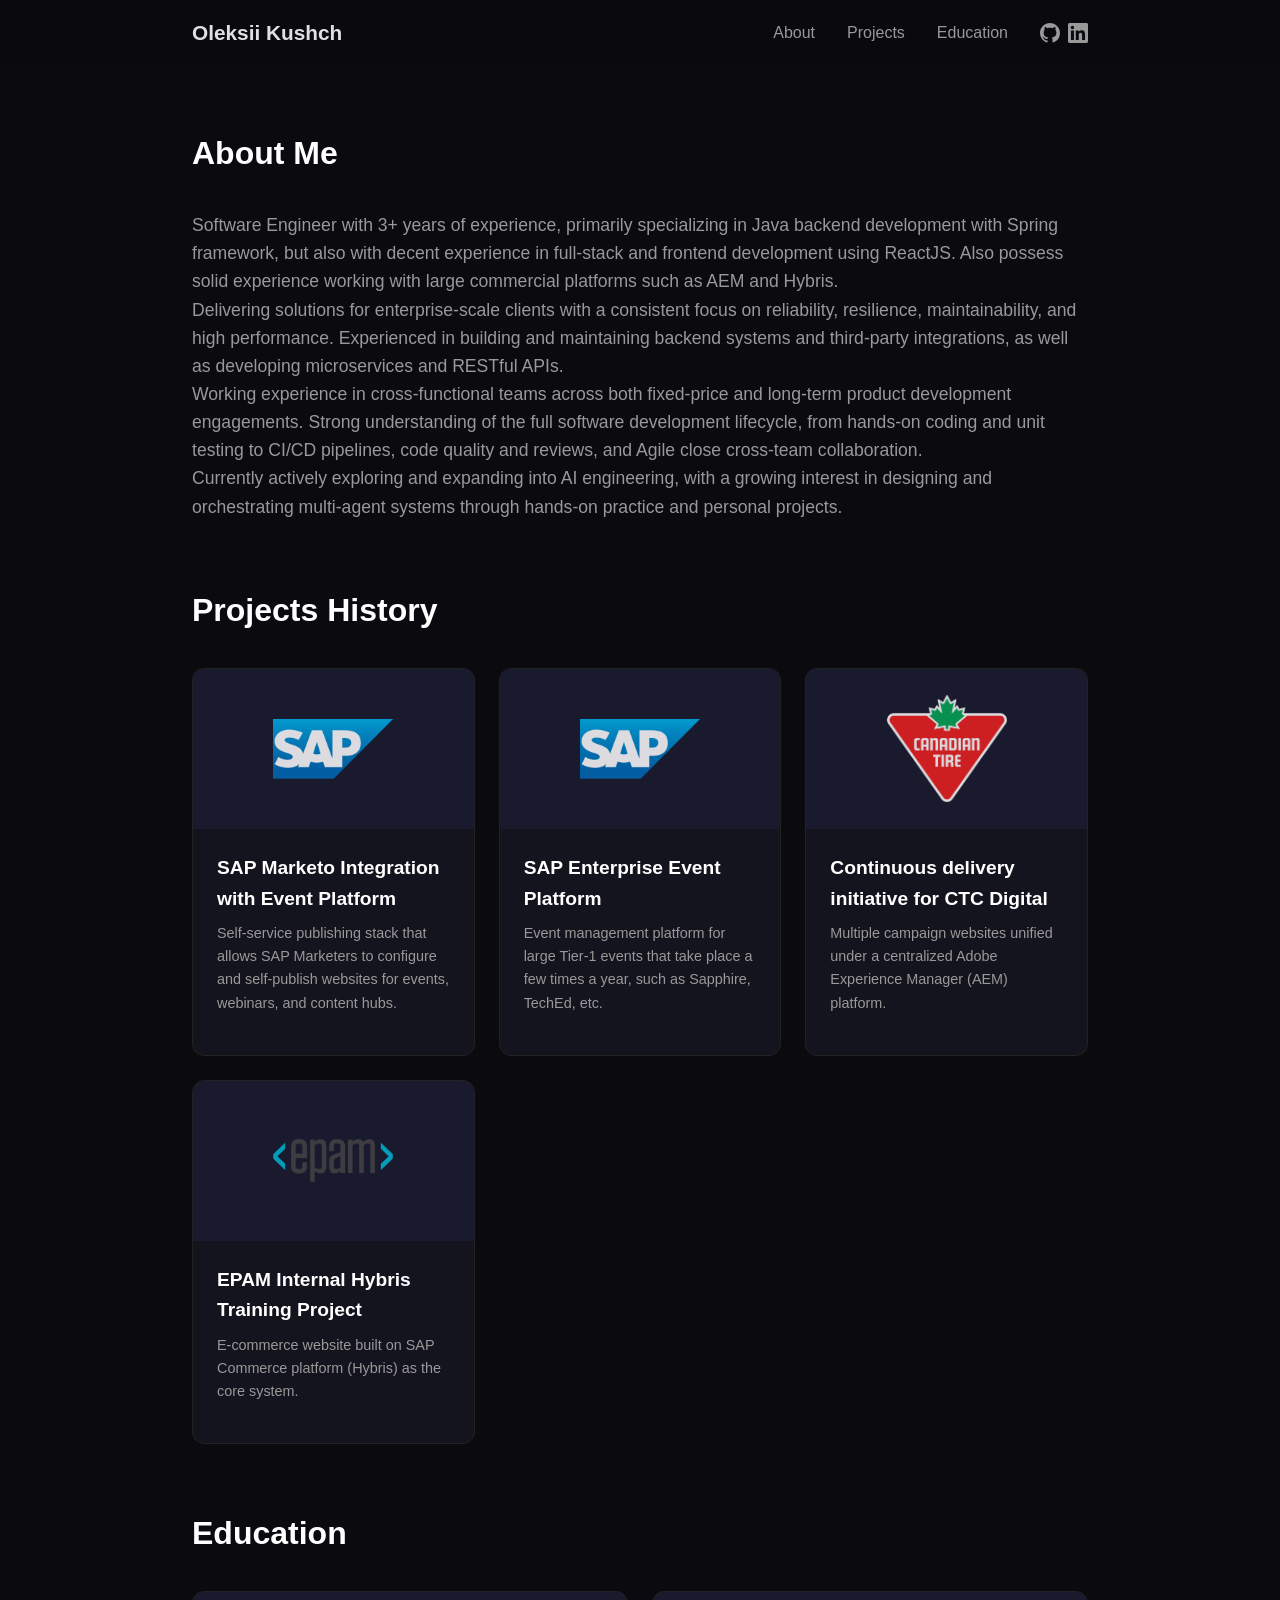
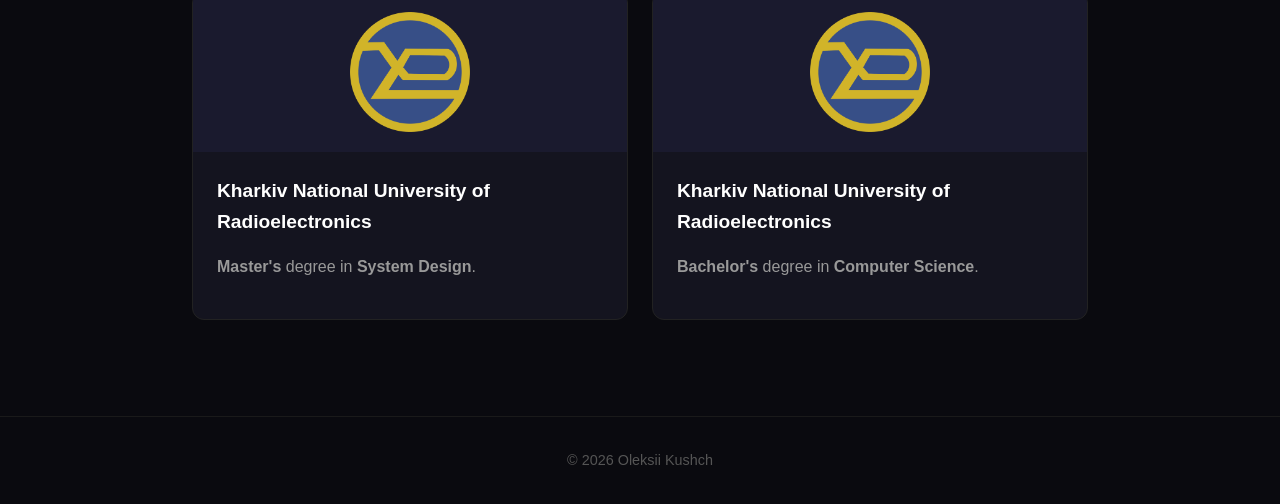
<file: index.html>
<!doctype html>
<html lang="en">
    <head>
        <meta charset="UTF-8" />
        <meta name="viewport" content="width=device-width, initial-scale=1.0" />
        <title>Oleksii Kushch - Portfolio</title>
        <link rel="stylesheet" href="css/style.css" />
    </head>
    <body>
        <header>
            <nav>
                <a href="/" class="logo">Oleksii Kushch</a>
                <ul>
                    <li><a href="#about">About</a></li>
                    <li><a href="#projects">Projects</a></li>
                    <li><a href="#education">Education</a></li>
                    <li class="nav-icons">
                        <a
                            href="https://github.com/OleksiiKushch"
                            target="_blank"
                            rel="noopener"
                            aria-label="GitHub"
                        >
                            <svg width="20" height="20" viewBox="0 0 24 24" fill="currentColor">
                                <path
                                    d="M12 0C5.37 0 0 5.37 0 12c0 5.31 3.435 9.795 8.205 11.385.6.105.825-.255.825-.57 0-.285-.015-1.23-.015-2.235-3.015.555-3.795-.735-4.035-1.41-.135-.345-.72-1.41-1.23-1.695-.42-.225-1.02-.78-.015-.795.945-.015 1.62.87 1.845 1.23 1.08 1.815 2.805 1.305 3.495.99.105-.78.42-1.305.765-1.605-2.67-.3-5.46-1.335-5.46-5.925 0-1.305.465-2.385 1.23-3.225-.12-.3-.54-1.53.12-3.18 0 0 1.005-.315 3.3 1.23.96-.27 1.98-.405 3-.405s2.04.135 3 .405c2.295-1.56 3.3-1.23 3.3-1.23.66 1.65.24 2.88.12 3.18.765.84 1.23 1.905 1.23 3.225 0 4.605-2.805 5.625-5.475 5.925.435.375.81 1.095.81 2.22 0 1.605-.015 2.895-.015 3.3 0 .315.225.69.825.57A12.02 12.02 0 0024 12c0-6.63-5.37-12-12-12z"
                                />
                            </svg>
                        </a>
                        <a
                            href="https://www.linkedin.com/in/oleksii-kushch-2a9b541b9/"
                            target="_blank"
                            rel="noopener"
                            aria-label="LinkedIn"
                        >
                            <svg width="20" height="20" viewBox="0 0 24 24" fill="currentColor">
                                <path
                                    d="M20.447 20.452h-3.554v-5.569c0-1.328-.027-3.037-1.852-3.037-1.853 0-2.136 1.445-2.136 2.939v5.667H9.351V9h3.414v1.561h.046c.477-.9 1.637-1.85 3.37-1.85 3.601 0 4.267 2.37 4.267 5.455v6.286zM5.337 7.433a2.062 2.062 0 01-2.063-2.065 2.064 2.064 0 112.063 2.065zm1.782 13.019H3.555V9h3.564v11.452zM22.225 0H1.771C.792 0 0 .774 0 1.729v20.542C0 23.227.792 24 1.771 24h20.451C23.2 24 24 23.227 24 22.271V1.729C24 .774 23.2 0 22.222 0h.003z"
                                />
                            </svg>
                        </a>
                    </li>
                </ul>
            </nav>
        </header>

        <section id="about">
            <h2>About Me</h2>
            <p>
                Software Engineer with 3+ years of experience, primarily specializing in Java backend
                development with Spring framework, but also with decent experience in full-stack and frontend
                development using ReactJS. Also possess solid experience working with large commercial
                platforms such as AEM and Hybris.
            </p>
            <p>
                Delivering solutions for enterprise-scale clients with a consistent focus on reliability,
                resilience, maintainability, and high performance. Experienced in building and maintaining
                backend systems and third-party integrations, as well as developing microservices and RESTful
                APIs.
            </p>
            <p>
                Working experience in cross-functional teams across both fixed-price and long-term product
                development engagements. Strong understanding of the full software development lifecycle, from
                hands-on coding and unit testing to CI/CD pipelines, code quality and reviews, and Agile close
                cross-team collaboration.
            </p>
            <p>
                Currently actively exploring and expanding into AI engineering, with a growing interest in
                designing and orchestrating multi-agent systems through hands-on practice and personal
                projects.
            </p>
        </section>

        <section id="projects">
            <h2>Projects History</h2>
            <div class="project-grid">
                <a href="projects/SAP-VEP.html" class="project-card">
                    <div class="card-image">
                        <img src="images/sap.png" alt="SAP" class="brand-icon" />
                    </div>
                    <div class="card-body">
                        <h3>SAP Marketo Integration with Event Platform</h3>
                        <p>
                            Self-service publishing stack that allows SAP Marketers to configure and
                            self-publish websites for events, webinars, and content hubs.
                        </p>
                    </div>
                </a>
                <a href="projects/SAP-T1EV.html" class="project-card">
                    <div class="card-image">
                        <img src="images/sap.png" alt="SAP" class="brand-icon" />
                    </div>
                    <div class="card-body">
                        <h3>SAP Enterprise Event Platform</h3>
                        <p>
                            Event management platform for large Tier-1 events that take place a few times a
                            year, such as Sapphire, TechEd, etc.
                        </p>
                    </div>
                </a>
                <a href="projects/CTCO-CDFD.html" class="project-card">
                    <div class="card-image">
                        <img
                            src="images/canadiantire.png"
                            alt="Canadian Tire Corporation"
                            class="brand-icon"
                        />
                    </div>
                    <div class="card-body">
                        <h3>Continuous delivery initiative for CTC Digital</h3>
                        <p>
                            Multiple campaign websites unified under a centralized Adobe Experience Manager
                            (AEM) platform.
                        </p>
                    </div>
                </a>
                <a href="projects/EPM-HYTC.html" class="project-card">
                    <div class="card-image">
                        <img src="images/epam.png" alt="EPAM" class="brand-icon" />
                    </div>
                    <div class="card-body">
                        <h3>EPAM Internal Hybris Training Project</h3>
                        <p>E-commerce website built on SAP Commerce platform (Hybris) as the core system.</p>
                    </div>
                </a>
            </div>
        </section>

        <section id="education">
            <h2>Education</h2>
            <div class="education-grid">
                <a href="education/nure-master-system-design.html" class="education-card">
                    <div class="card-image">
                        <img src="images/nure.png" alt="NURE" class="brand-icon" />
                    </div>
                    <div class="card-body">
                        <div class="card-header">
                            <h3>Kharkiv National University of Radioelectronics</h3>
                        </div>
                        <p><strong>Master's</strong> degree in <strong>System Design</strong>.</p>
                    </div>
                </a>
                <a href="education/nure-bachelor-computer-science.html" class="education-card">
                    <div class="card-image">
                        <img src="images/nure.png" alt="NURE" class="brand-icon" />
                    </div>
                    <div class="card-body">
                        <div class="card-header">
                            <h3>Kharkiv National University of Radioelectronics</h3>
                        </div>
                        <p><strong>Bachelor's</strong> degree in <strong>Computer Science</strong>.</p>
                    </div>
                </a>
            </div>
        </section>

        <footer>
            <p>&copy; 2026 Oleksii Kushch</p>
        </footer>
    </body>
</html>
</file>
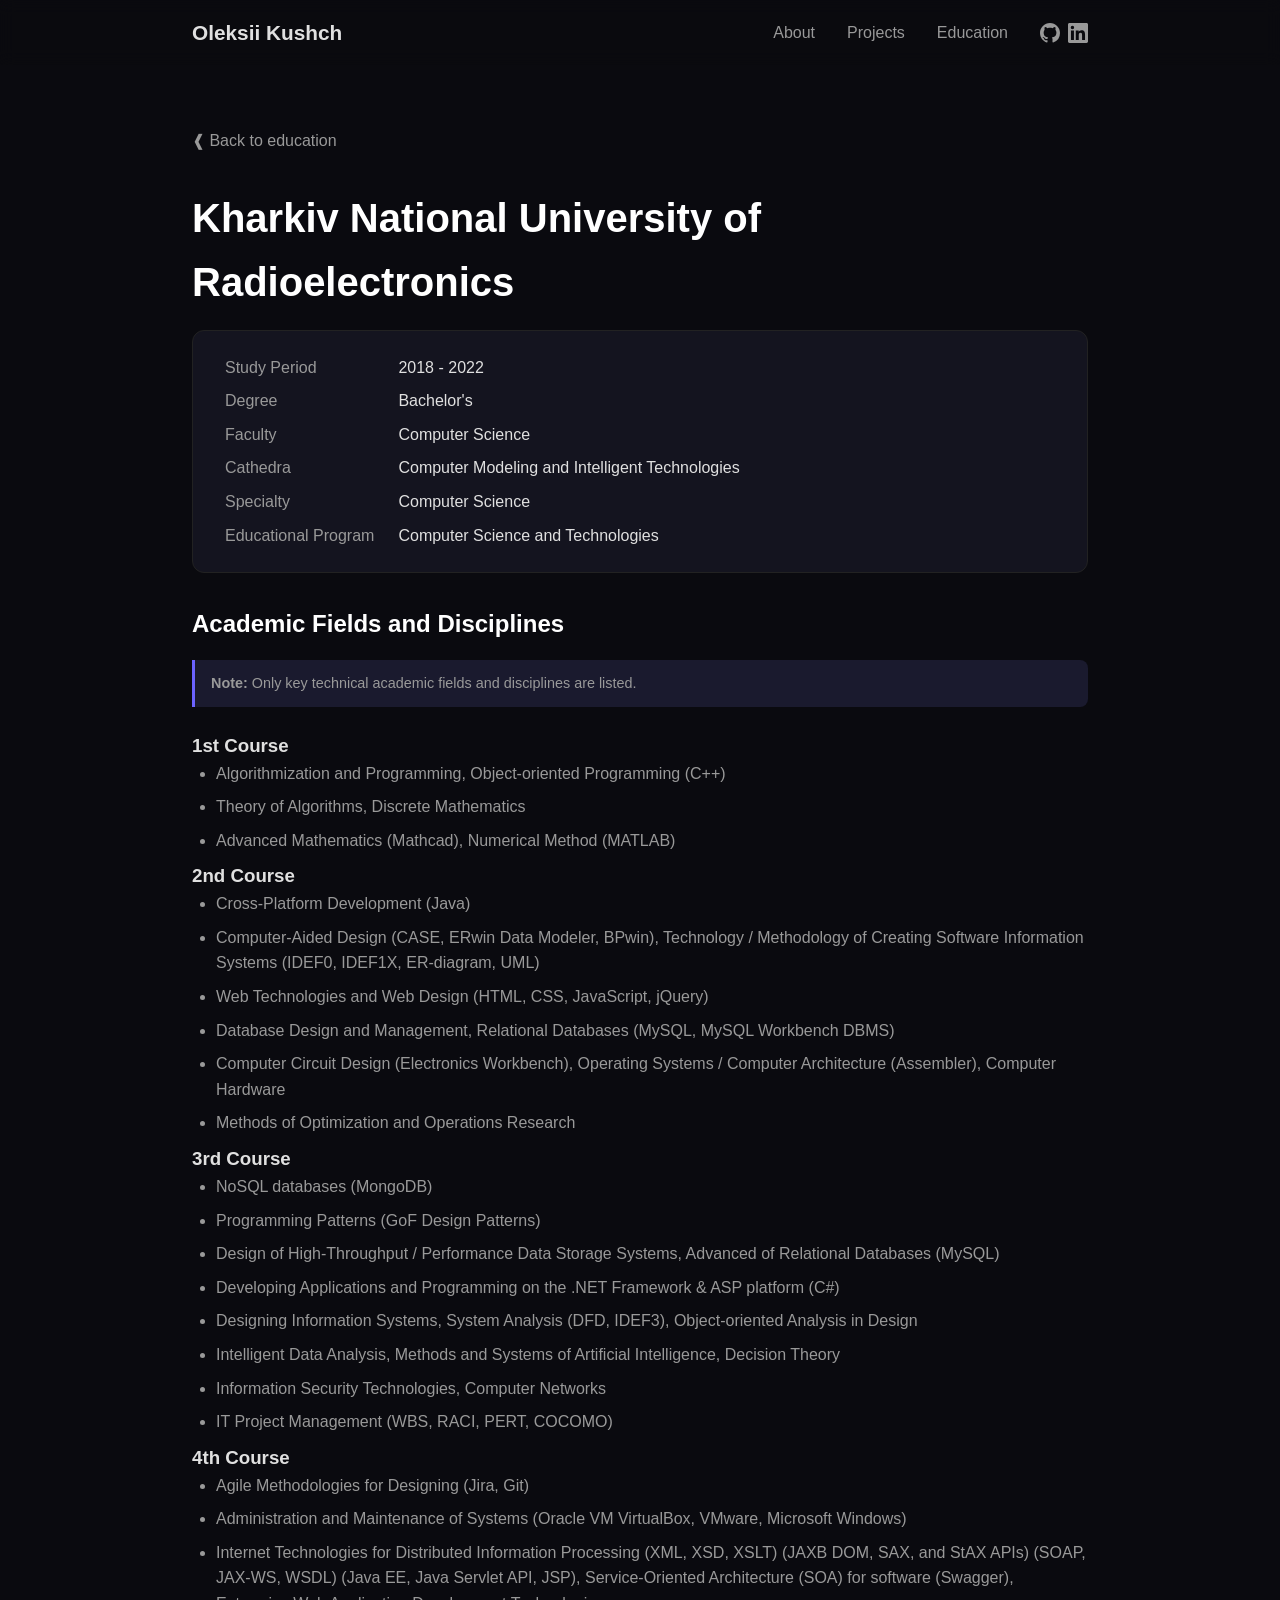
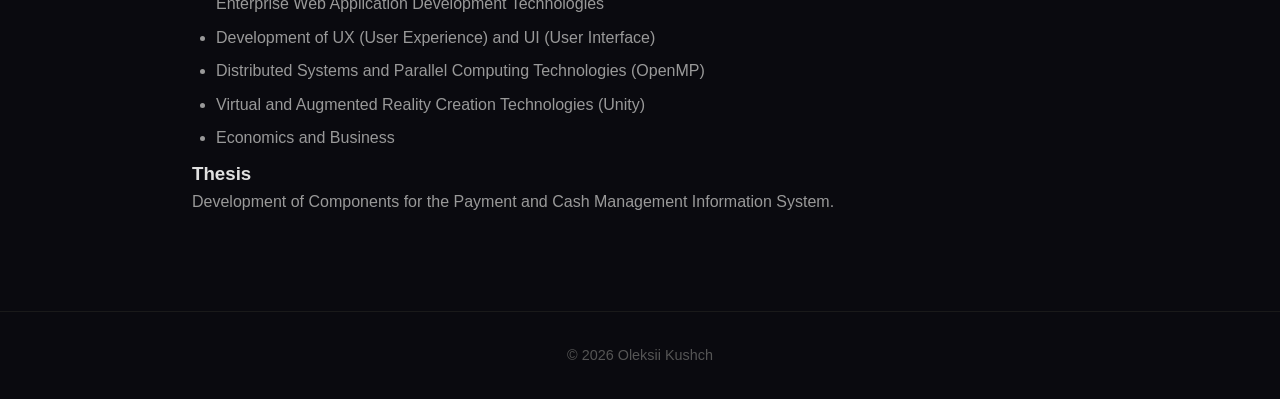
<file: education/nure-bachelor-computer-science.html>
<!doctype html>
<html lang="en">
    <head>
        <meta charset="UTF-8" />
        <meta name="viewport" content="width=device-width, initial-scale=1.0" />
        <title>Kharkiv National University of Radioelectronics - Oleksii Kushch</title>
        <link rel="stylesheet" href="../css/style.css" />
    </head>
    <body>
        <header>
            <nav>
                <a href="../index.html" class="logo">Oleksii Kushch</a>
                <ul>
                    <li><a href="../index.html#about">About</a></li>
                    <li><a href="../index.html#projects">Projects</a></li>
                    <li><a href="../index.html#education">Education</a></li>
                    <li class="nav-icons">
                        <a
                            href="https://github.com/OleksiiKushch"
                            target="_blank"
                            rel="noopener"
                            aria-label="GitHub"
                        >
                            <svg width="20" height="20" viewBox="0 0 24 24" fill="currentColor">
                                <path
                                    d="M12 0C5.37 0 0 5.37 0 12c0 5.31 3.435 9.795 8.205 11.385.6.105.825-.255.825-.57 0-.285-.015-1.23-.015-2.235-3.015.555-3.795-.735-4.035-1.41-.135-.345-.72-1.41-1.23-1.695-.42-.225-1.02-.78-.015-.795.945-.015 1.62.87 1.845 1.23 1.08 1.815 2.805 1.305 3.495.99.105-.78.42-1.305.765-1.605-2.67-.3-5.46-1.335-5.46-5.925 0-1.305.465-2.385 1.23-3.225-.12-.3-.54-1.53.12-3.18 0 0 1.005-.315 3.3 1.23.96-.27 1.98-.405 3-.405s2.04.135 3 .405c2.295-1.56 3.3-1.23 3.3-1.23.66 1.65.24 2.88.12 3.18.765.84 1.23 1.905 1.23 3.225 0 4.605-2.805 5.625-5.475 5.925.435.375.81 1.095.81 2.22 0 1.605-.015 2.895-.015 3.3 0 .315.225.69.825.57A12.02 12.02 0 0024 12c0-6.63-5.37-12-12-12z"
                                />
                            </svg>
                        </a>
                        <a
                            href="https://www.linkedin.com/in/oleksii-kushch-2a9b541b9/"
                            target="_blank"
                            rel="noopener"
                            aria-label="LinkedIn"
                        >
                            <svg width="20" height="20" viewBox="0 0 24 24" fill="currentColor">
                                <path
                                    d="M20.447 20.452h-3.554v-5.569c0-1.328-.027-3.037-1.852-3.037-1.853 0-2.136 1.445-2.136 2.939v5.667H9.351V9h3.414v1.561h.046c.477-.9 1.637-1.85 3.37-1.85 3.601 0 4.267 2.37 4.267 5.455v6.286zM5.337 7.433a2.062 2.062 0 01-2.063-2.065 2.064 2.064 0 112.063 2.065zm1.782 13.019H3.555V9h3.564v11.452zM22.225 0H1.771C.792 0 0 .774 0 1.729v20.542C0 23.227.792 24 1.771 24h20.451C23.2 24 24 23.227 24 22.271V1.729C24 .774 23.2 0 22.222 0h.003z"
                                />
                            </svg>
                        </a>
                    </li>
                </ul>
            </nav>
        </header>

        <section class="project-detail">
            <a href="../index.html#education" class="back-link">&#10096; Back to education</a>
            <h1>Kharkiv National University of Radio<span class="word-break"> </span>electronics</h1>

            <div class="education-details">
                <dl>
                    <dt>Study Period</dt>
                    <dd>2018 - 2022</dd>
                    <dt>Degree</dt>
                    <dd>Bachelor's</dd>
                    <dt>Faculty</dt>
                    <dd>Computer Science</dd>
                    <dt>Cathedra</dt>
                    <dd>Computer Modeling and Intelligent Technologies</dd>
                    <dt>Specialty</dt>
                    <dd>Computer Science</dd>
                    <dt>Educational Program</dt>
                    <dd>Computer Science and Technologies</dd>
                </dl>
            </div>

            <div class="project-content">
                <h2>Academic Fields and Disciplines</h2>

                <p class="note">
                    <strong>Note:</strong> Only key technical academic fields and disciplines are listed.
                </p>

                <h3>1st Course</h3>
                <ul>
                    <li>Algorithmization and Programming, Object-oriented Programming (C++)</li>
                    <li>Theory of Algorithms, Discrete Mathematics</li>
                    <li>Advanced Mathematics (Mathcad), Numerical Method (MATLAB)</li>
                </ul>

                <h3>2nd Course</h3>
                <ul>
                    <li>Cross-Platform Development (Java)</li>
                    <li>
                        Computer-Aided Design (CASE, ERwin Data Modeler, BPwin), Technology / Methodology of
                        Creating Software Information Systems (IDEF0, IDEF1Х, ER-diagram, UML)
                    </li>
                    <li>Web Technologies and Web Design (HTML, CSS, JavaScript, jQuery)</li>
                    <li>
                        Database Design and Management, Relational Databases (MySQL, MySQL Workbench DBMS)
                    </li>
                    <li>
                        Computer Circuit Design (Electronics Workbench), Operating Systems / Computer
                        Architecture (Assembler), Computer Hardware
                    </li>
                    <li>Methods of Optimization and Operations Research</li>
                </ul>

                <h3>3rd Course</h3>
                <ul>
                    <li>NoSQL databases (MongoDB)</li>
                    <li>Programming Patterns (GoF Design Patterns)</li>
                    <li>
                        Design of High-Throughput / Performance Data Storage Systems, Advanced of Relational
                        Databases (MySQL)
                    </li>
                    <li>Developing Applications and Programming on the .NET Framework & ASP platform (C#)</li>
                    <li>
                        Designing Information Systems, System Analysis (DFD, IDEF3), Object-oriented Analysis
                        in Design
                    </li>
                    <li>
                        Intelligent Data Analysis, Methods and Systems of Artificial Intelligence, Decision
                        Theory
                    </li>
                    <li>Information Security Technologies, Computer Networks</li>
                    <li>IT Project Management (WBS, RACI, PERT, COCOMO)</li>
                </ul>

                <h3>4th Course</h3>
                <ul>
                    <li>Agile Methodologies for Designing (Jira, Git)</li>
                    <li>
                        Administration and Maintenance of Systems (Oracle VM VirtualBox, VMware, Microsoft
                        Windows)
                    </li>
                    <li>
                        Internet Technologies for Distributed Information Processing (XML, XSD, XSLT) (JAXB
                        DOM, SAX, and StAX APIs) (SOAP, JAX-WS, WSDL) (Java EE, Java Servlet API, JSP),
                        Service-Oriented Architecture (SOA) for software (Swagger), Enterprise Web Application
                        Development Technologies
                    </li>
                    <li>Development of UX (User Experience) and UI (User Interface)</li>
                    <li>Distributed Systems and Parallel Computing Technologies (OpenMP)</li>
                    <li>Virtual and Augmented Reality Creation Technologies (Unity)</li>
                    <li>Economics and Business</li>
                </ul>

                <h3>Thesis</h3>
                <p>Development of Components for the Payment and Cash Management Information System.</p>
            </div>
        </section>

        <footer>
            <p>&copy; 2026 Oleksii Kushch</p>
        </footer>
    </body>
</html>
</file>
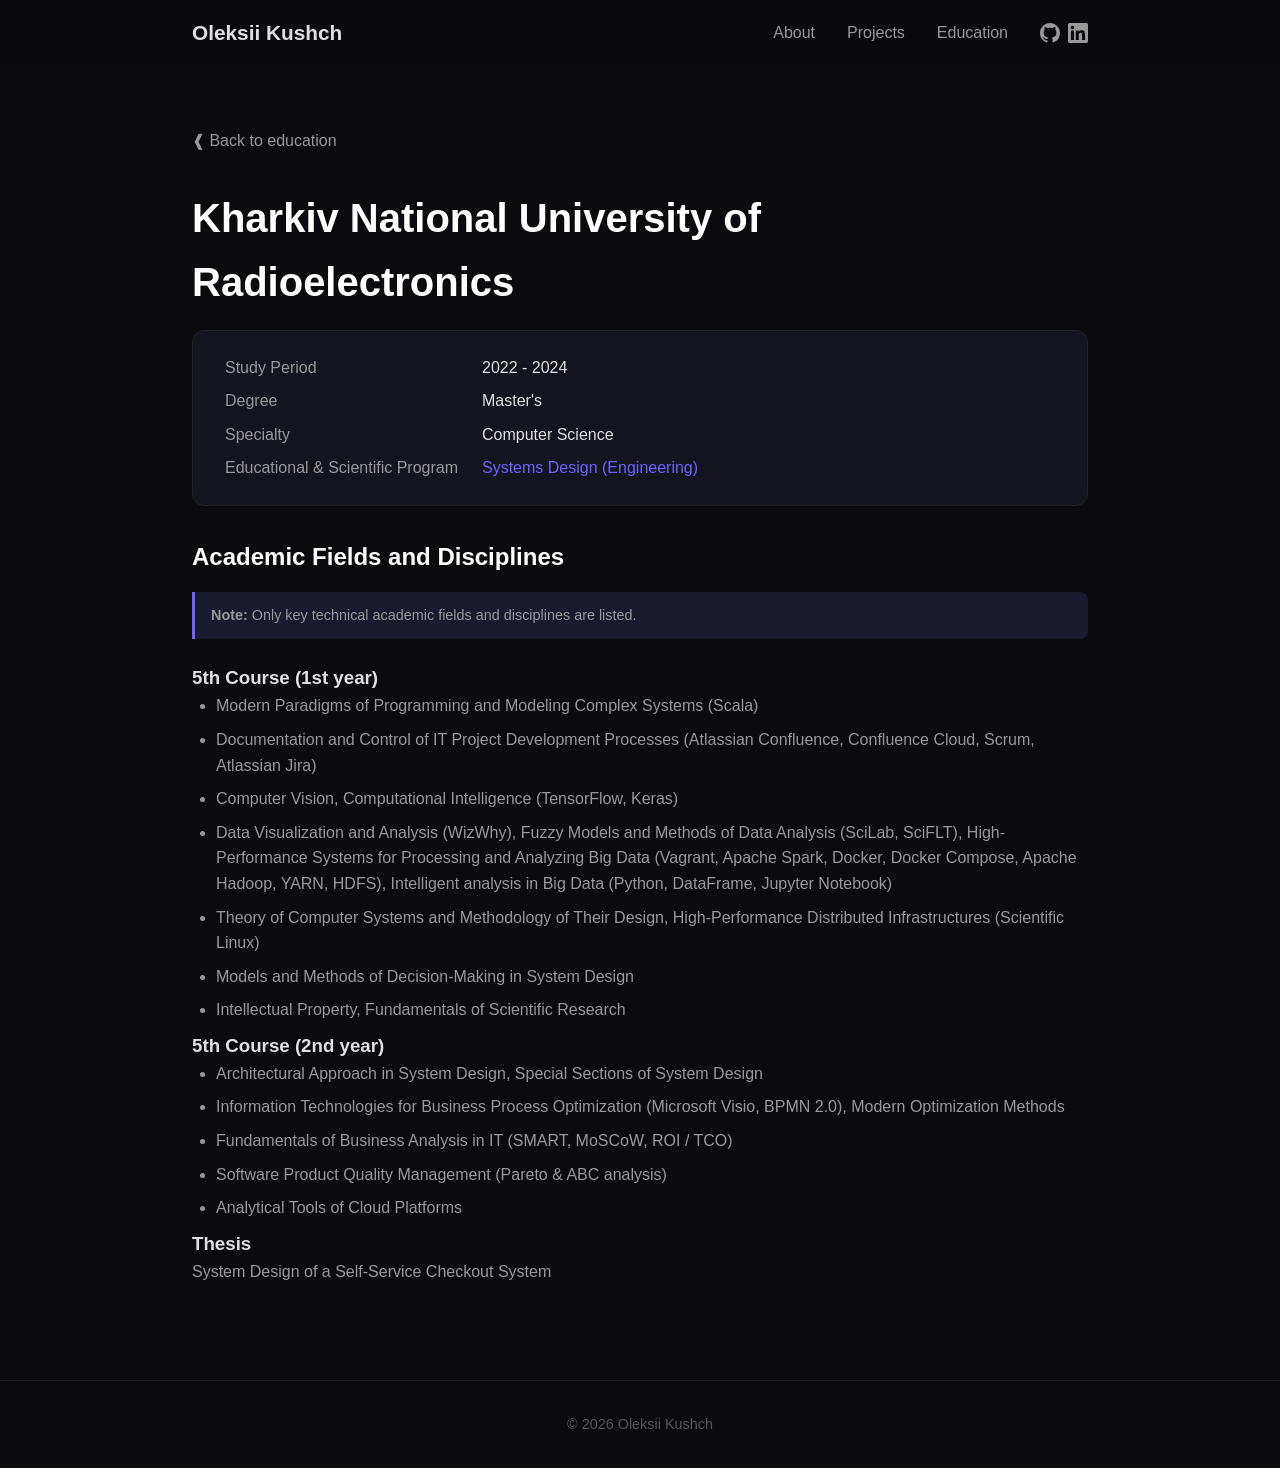
<file: education/nure-master-system-design.html>
<!doctype html>
<html lang="en">
    <head>
        <meta charset="UTF-8" />
        <meta name="viewport" content="width=device-width, initial-scale=1.0" />
        <title>Master's degree - Oleksii Kushch</title>
        <link rel="stylesheet" href="../css/style.css" />
    </head>
    <body>
        <header>
            <nav>
                <a href="../index.html" class="logo">Oleksii Kushch</a>
                <ul>
                    <li><a href="../index.html#about">About</a></li>
                    <li><a href="../index.html#projects">Projects</a></li>
                    <li><a href="../index.html#education">Education</a></li>
                    <li class="nav-icons">
                        <a
                            href="https://github.com/OleksiiKushch"
                            target="_blank"
                            rel="noopener"
                            aria-label="GitHub"
                        >
                            <svg width="20" height="20" viewBox="0 0 24 24" fill="currentColor">
                                <path
                                    d="M12 0C5.37 0 0 5.37 0 12c0 5.31 3.435 9.795 8.205 11.385.6.105.825-.255.825-.57 0-.285-.015-1.23-.015-2.235-3.015.555-3.795-.735-4.035-1.41-.135-.345-.72-1.41-1.23-1.695-.42-.225-1.02-.78-.015-.795.945-.015 1.62.87 1.845 1.23 1.08 1.815 2.805 1.305 3.495.99.105-.78.42-1.305.765-1.605-2.67-.3-5.46-1.335-5.46-5.925 0-1.305.465-2.385 1.23-3.225-.12-.3-.54-1.53.12-3.18 0 0 1.005-.315 3.3 1.23.96-.27 1.98-.405 3-.405s2.04.135 3 .405c2.295-1.56 3.3-1.23 3.3-1.23.66 1.65.24 2.88.12 3.18.765.84 1.23 1.905 1.23 3.225 0 4.605-2.805 5.625-5.475 5.925.435.375.81 1.095.81 2.22 0 1.605-.015 2.895-.015 3.3 0 .315.225.69.825.57A12.02 12.02 0 0024 12c0-6.63-5.37-12-12-12z"
                                />
                            </svg>
                        </a>
                        <a
                            href="https://www.linkedin.com/in/oleksii-kushch-2a9b541b9/"
                            target="_blank"
                            rel="noopener"
                            aria-label="LinkedIn"
                        >
                            <svg width="20" height="20" viewBox="0 0 24 24" fill="currentColor">
                                <path
                                    d="M20.447 20.452h-3.554v-5.569c0-1.328-.027-3.037-1.852-3.037-1.853 0-2.136 1.445-2.136 2.939v5.667H9.351V9h3.414v1.561h.046c.477-.9 1.637-1.85 3.37-1.85 3.601 0 4.267 2.37 4.267 5.455v6.286zM5.337 7.433a2.062 2.062 0 01-2.063-2.065 2.064 2.064 0 112.063 2.065zm1.782 13.019H3.555V9h3.564v11.452zM22.225 0H1.771C.792 0 0 .774 0 1.729v20.542C0 23.227.792 24 1.771 24h20.451C23.2 24 24 23.227 24 22.271V1.729C24 .774 23.2 0 22.222 0h.003z"
                                />
                            </svg>
                        </a>
                    </li>
                </ul>
            </nav>
        </header>

        <section class="project-detail">
            <a href="../index.html#education" class="back-link">&#10096; Back to education</a>
            <h1>Kharkiv National University of Radio<span class="word-break"> </span>electronics</h1>

            <div class="education-details">
                <dl>
                    <dt>Study Period</dt>
                    <dd>2022 - 2024</dd>
                    <dt>Degree</dt>
                    <dd>Master's</dd>
                    <dt>Specialty</dt>
                    <dd>Computer Science</dd>
                    <dt>Educational & Scientific Program</dt>
                    <dd>
                        <a
                            href="https://nure.ua/en/applicants/specialties-and-specialization/f3-computer-science/master-s-degree-f3-computer-science/educational-program-system-design"
                            target="_blank"
                            rel="noopener"
                            >Systems Design (Engineering)</a
                        >
                    </dd>
                </dl>
            </div>

            <div class="project-content">
                <h2>Academic Fields and Disciplines</h2>

                <p class="note">
                    <strong>Note:</strong> Only key technical academic fields and disciplines are listed.
                </p>

                <h3>5th Course (1st year)</h3>
                <ul>
                    <li>Modern Paradigms of Programming and Modeling Complex Systems (Scala)</li>
                    <li>
                        Documentation and Control of IT Project Development Processes (Atlassian Confluence,
                        Confluence Cloud, Scrum, Atlassian Jira)
                    </li>
                    <li>Computer Vision, Computational Intelligence (TensorFlow, Keras)</li>
                    <li>
                        Data Visualization and Analysis (WizWhy), Fuzzy Models and Methods of Data Analysis
                        (SciLab, SciFLT), High-Performance Systems for Processing and Analyzing Big Data
                        (Vagrant, Apache Spark, Docker, Docker Compose, Apache Hadoop, YARN, HDFS),
                        Intelligent analysis in Big Data (Python, DataFrame, Jupyter Notebook)
                    </li>
                    <li>
                        Theory of Computer Systems and Methodology of Their Design, High-Performance
                        Distributed Infrastructures (Scientific Linux)
                    </li>
                    <li>Models and Methods of Decision-Making in System Design</li>
                    <li>Intellectual Property, Fundamentals of Scientific Research</li>
                </ul>

                <h3>5th Course (2nd year)</h3>
                <ul>
                    <li>Architectural Approach in System Design, Special Sections of System Design</li>
                    <li>
                        Information Technologies for Business Process Optimization (Microsoft Visio, BPMN
                        2.0), Modern Optimization Methods
                    </li>
                    <li>Fundamentals of Business Analysis in IT (SMART, MoSCoW, ROI / TCO)</li>
                    <li>Software Product Quality Management (Pareto & ABC analysis)</li>
                    <li>Analytical Tools of Cloud Platforms</li>
                </ul>

                <h3>Thesis</h3>
                <p>System Design of a Self-Service Checkout System</p>
            </div>
        </section>

        <footer>
            <p>&copy; 2026 Oleksii Kushch</p>
        </footer>
    </body>
</html>
</file>
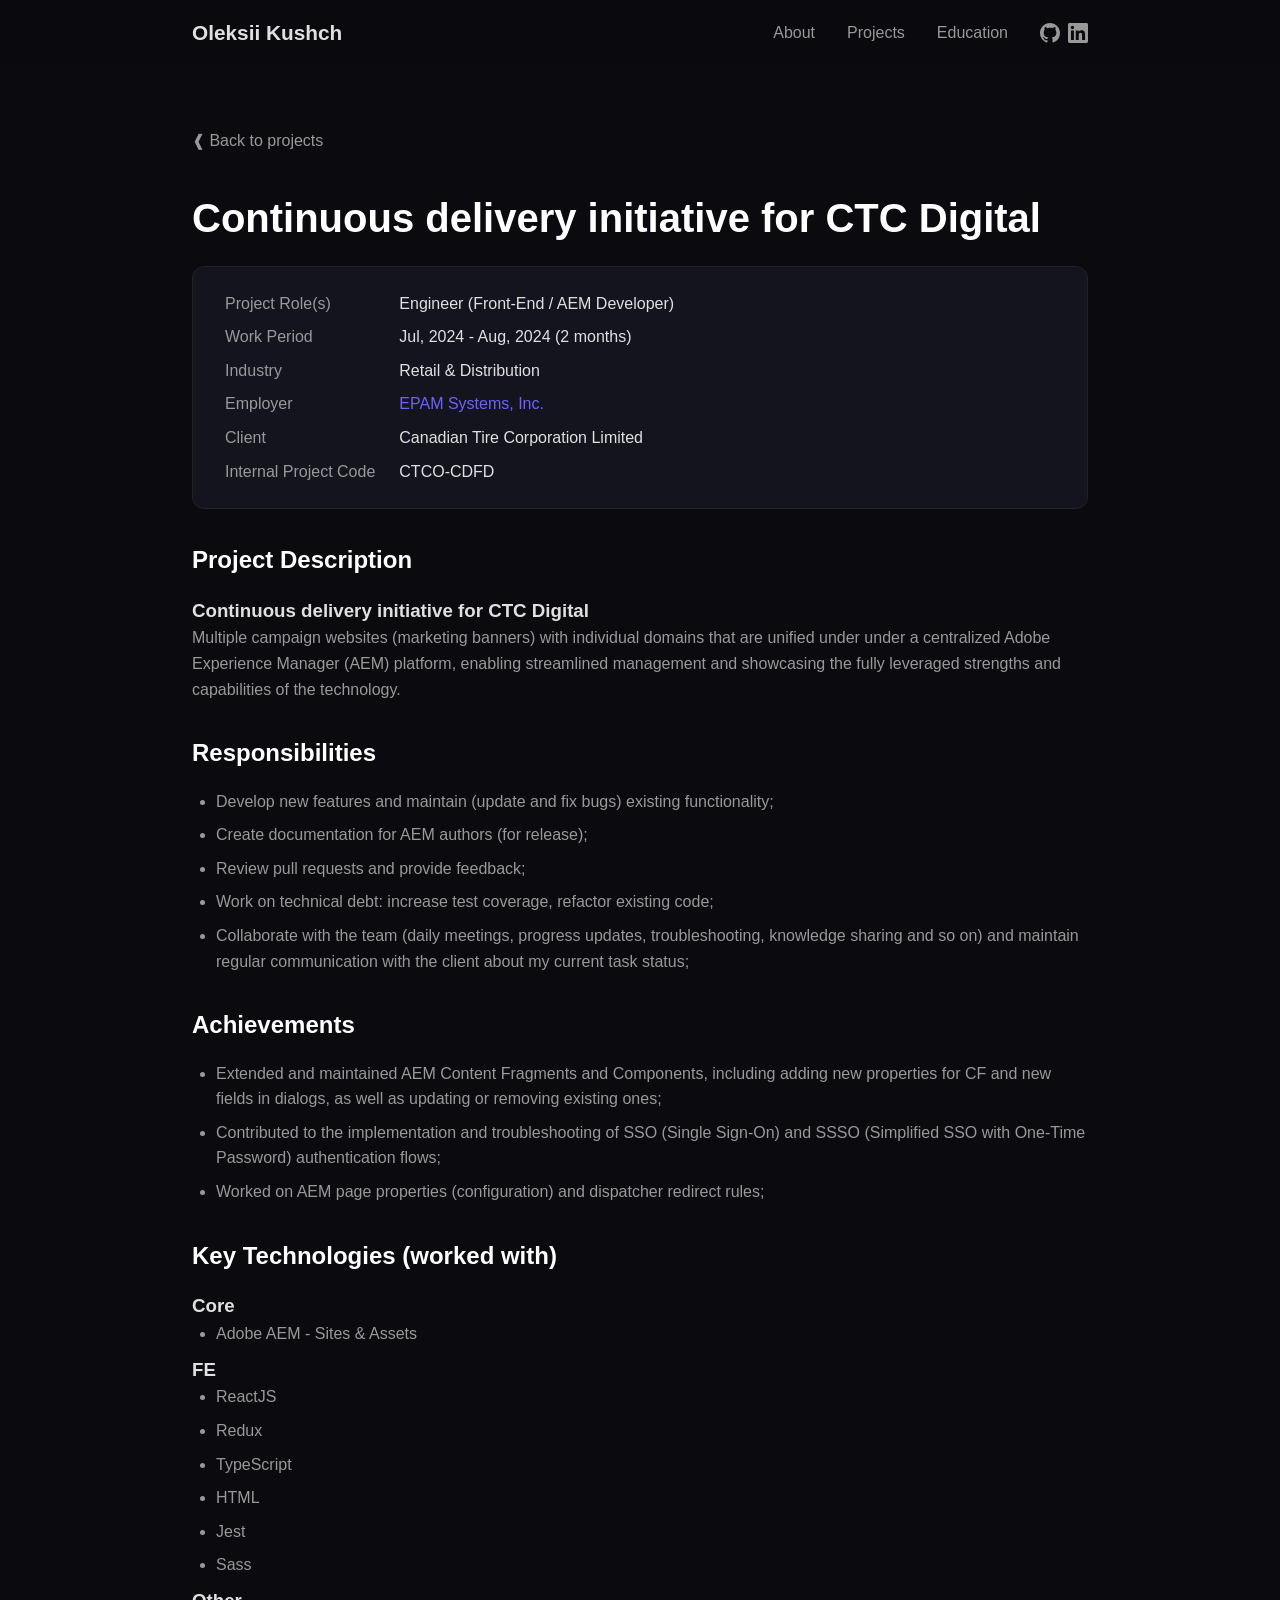
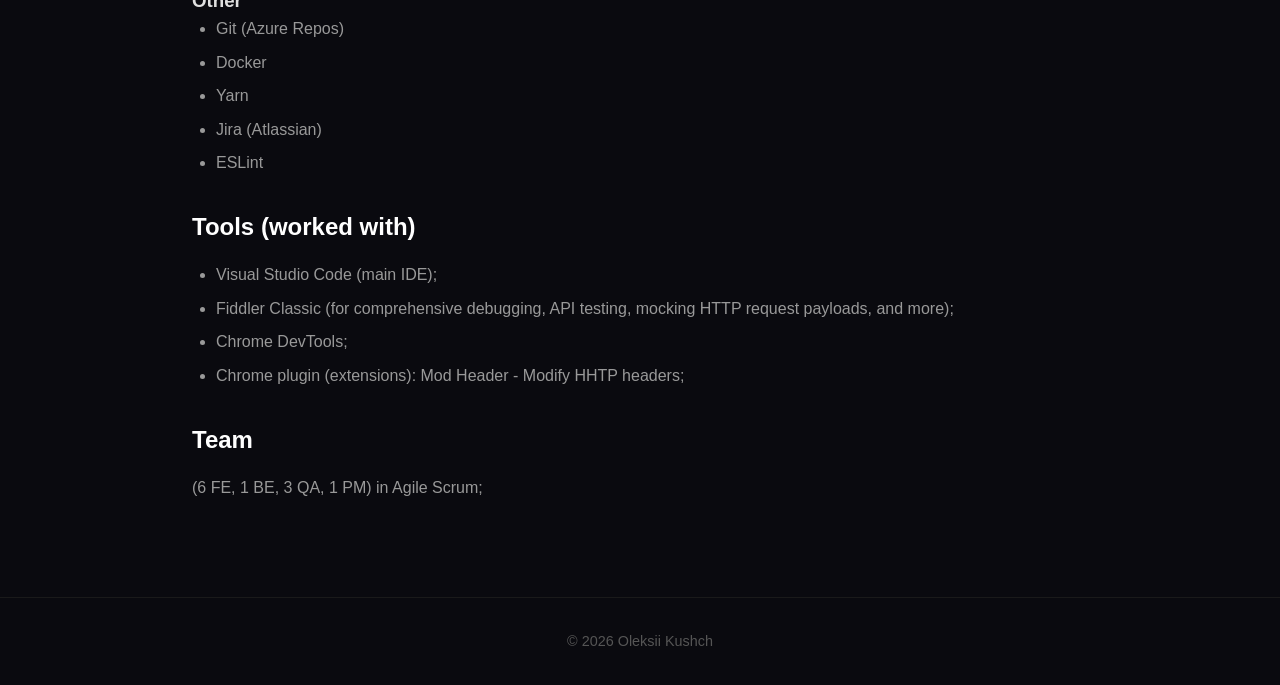
<file: projects/CTCO-CDFD.html>
<!doctype html>
<html lang="en">
    <head>
        <meta charset="UTF-8" />
        <meta name="viewport" content="width=device-width, initial-scale=1.0" />
        <title>CTCO-CDFD - Oleksii Kushch</title>
        <link rel="stylesheet" href="../css/style.css" />
    </head>
    <body>
        <header>
            <nav>
                <a href="../index.html" class="logo">Oleksii Kushch</a>
                <ul>
                    <li><a href="../index.html#about">About</a></li>
                    <li><a href="../index.html#projects">Projects</a></li>
                    <li><a href="../index.html#education">Education</a></li>
                    <li class="nav-icons">
                        <a
                            href="https://github.com/OleksiiKushch"
                            target="_blank"
                            rel="noopener"
                            aria-label="GitHub"
                        >
                            <svg width="20" height="20" viewBox="0 0 24 24" fill="currentColor">
                                <path
                                    d="M12 0C5.37 0 0 5.37 0 12c0 5.31 3.435 9.795 8.205 11.385.6.105.825-.255.825-.57 0-.285-.015-1.23-.015-2.235-3.015.555-3.795-.735-4.035-1.41-.135-.345-.72-1.41-1.23-1.695-.42-.225-1.02-.78-.015-.795.945-.015 1.62.87 1.845 1.23 1.08 1.815 2.805 1.305 3.495.99.105-.78.42-1.305.765-1.605-2.67-.3-5.46-1.335-5.46-5.925 0-1.305.465-2.385 1.23-3.225-.12-.3-.54-1.53.12-3.18 0 0 1.005-.315 3.3 1.23.96-.27 1.98-.405 3-.405s2.04.135 3 .405c2.295-1.56 3.3-1.23 3.3-1.23.66 1.65.24 2.88.12 3.18.765.84 1.23 1.905 1.23 3.225 0 4.605-2.805 5.625-5.475 5.925.435.375.81 1.095.81 2.22 0 1.605-.015 2.895-.015 3.3 0 .315.225.69.825.57A12.02 12.02 0 0024 12c0-6.63-5.37-12-12-12z"
                                />
                            </svg>
                        </a>
                        <a
                            href="https://www.linkedin.com/in/oleksii-kushch-2a9b541b9/"
                            target="_blank"
                            rel="noopener"
                            aria-label="LinkedIn"
                        >
                            <svg width="20" height="20" viewBox="0 0 24 24" fill="currentColor">
                                <path
                                    d="M20.447 20.452h-3.554v-5.569c0-1.328-.027-3.037-1.852-3.037-1.853 0-2.136 1.445-2.136 2.939v5.667H9.351V9h3.414v1.561h.046c.477-.9 1.637-1.85 3.37-1.85 3.601 0 4.267 2.37 4.267 5.455v6.286zM5.337 7.433a2.062 2.062 0 01-2.063-2.065 2.064 2.064 0 112.063 2.065zm1.782 13.019H3.555V9h3.564v11.452zM22.225 0H1.771C.792 0 0 .774 0 1.729v20.542C0 23.227.792 24 1.771 24h20.451C23.2 24 24 23.227 24 22.271V1.729C24 .774 23.2 0 22.222 0h.003z"
                                />
                            </svg>
                        </a>
                    </li>
                </ul>
            </nav>
        </header>

        <section class="project-detail">
            <a href="../index.html#projects" class="back-link">&#10096; Back to projects</a>
            <h1>Continuous delivery initiative for CTC Digital</h1>

            <div class="project-content">
                <div class="project-details">
                    <dl>
                        <dt>Project Role(s)</dt>
                        <dd>Engineer (Front-End / AEM Developer)</dd>
                        <dt>Work Period</dt>
                        <dd>Jul, 2024 - Aug, 2024 (2 months)</dd>
                        <dt>Industry</dt>
                        <dd>Retail & Distribution</dd>
                        <dt>Employer</dt>
                        <dd><a href="https://www.epam.com/">EPAM Systems, Inc.</a></dd>
                        <dt>Client</dt>
                        <dd>Canadian Tire Corporation Limited</dd>
                        <dt>Internal Project Code</dt>
                        <dd>CTCO-CDFD</dd>
                    </dl>
                </div>

                <h2>Project Description</h2>
                <h3>Continuous delivery initiative for CTC Digital</h3>
                <p>
                    Multiple campaign websites (marketing banners) with individual domains that are unified
                    under under a centralized Adobe Experience Manager (AEM) platform, enabling streamlined
                    management and showcasing the fully leveraged strengths and capabilities of the
                    technology.
                </p>

                <h2>Responsibilities</h2>
                <ul>
                    <li>Develop new features and maintain (update and fix bugs) existing functionality;</li>
                    <li>Create documentation for AEM authors (for release);</li>
                    <li>Review pull requests and provide feedback;</li>
                    <li>Work on technical debt: increase test coverage, refactor existing code;</li>
                    <li>
                        Collaborate with the team (daily meetings, progress updates, troubleshooting,
                        knowledge sharing and so on) and maintain regular communication with the client about
                        my current task status;
                    </li>
                </ul>

                <h2>Achievements</h2>
                <ul>
                    <li>
                        Extended and maintained AEM Content Fragments and Components, including adding new
                        properties for CF and new fields in dialogs, as well as updating or removing existing
                        ones;
                    </li>
                    <li>
                        Contributed to the implementation and troubleshooting of SSO (Single Sign-On) and SSSO
                        (Simplified SSO with One-Time Password) authentication flows;
                    </li>
                    <li>Worked on AEM page properties (configuration) and dispatcher redirect rules;</li>
                </ul>

                <h2>Key Technologies (worked with)</h2>

                <h3>Core</h3>
                <ul>
                    <li>Adobe AEM - Sites & Assets</li>
                </ul>

                <h3>FE</h3>
                <ul>
                    <li>ReactJS</li>
                    <li>Redux</li>
                    <li>TypeScript</li>
                    <li>HTML</li>
                    <li>Jest</li>
                    <li>Sass</li>
                </ul>

                <h3>Other</h3>
                <ul>
                    <li>Git (Azure Repos)</li>
                    <li>Docker</li>
                    <li>Yarn</li>
                    <li>Jira (Atlassian)</li>
                    <li>ESLint</li>
                </ul>

                <h2>Tools (worked with)</h2>
                <ul>
                    <li>Visual Studio Code (main IDE);</li>
                    <li>
                        Fiddler Classic (for comprehensive debugging, API testing, mocking HTTP request
                        payloads, and more);
                    </li>
                    <li>Chrome DevTools;</li>
                    <li>Chrome plugin (extensions): Mod Header - Modify HHTP headers;</li>
                </ul>

                <h2>Team</h2>
                <p>(6 FE, 1 BE, 3 QA, 1 PM) in Agile Scrum;</p>
            </div>
        </section>

        <footer>
            <p>&copy; 2026 Oleksii Kushch</p>
        </footer>
    </body>
</html>
</file>
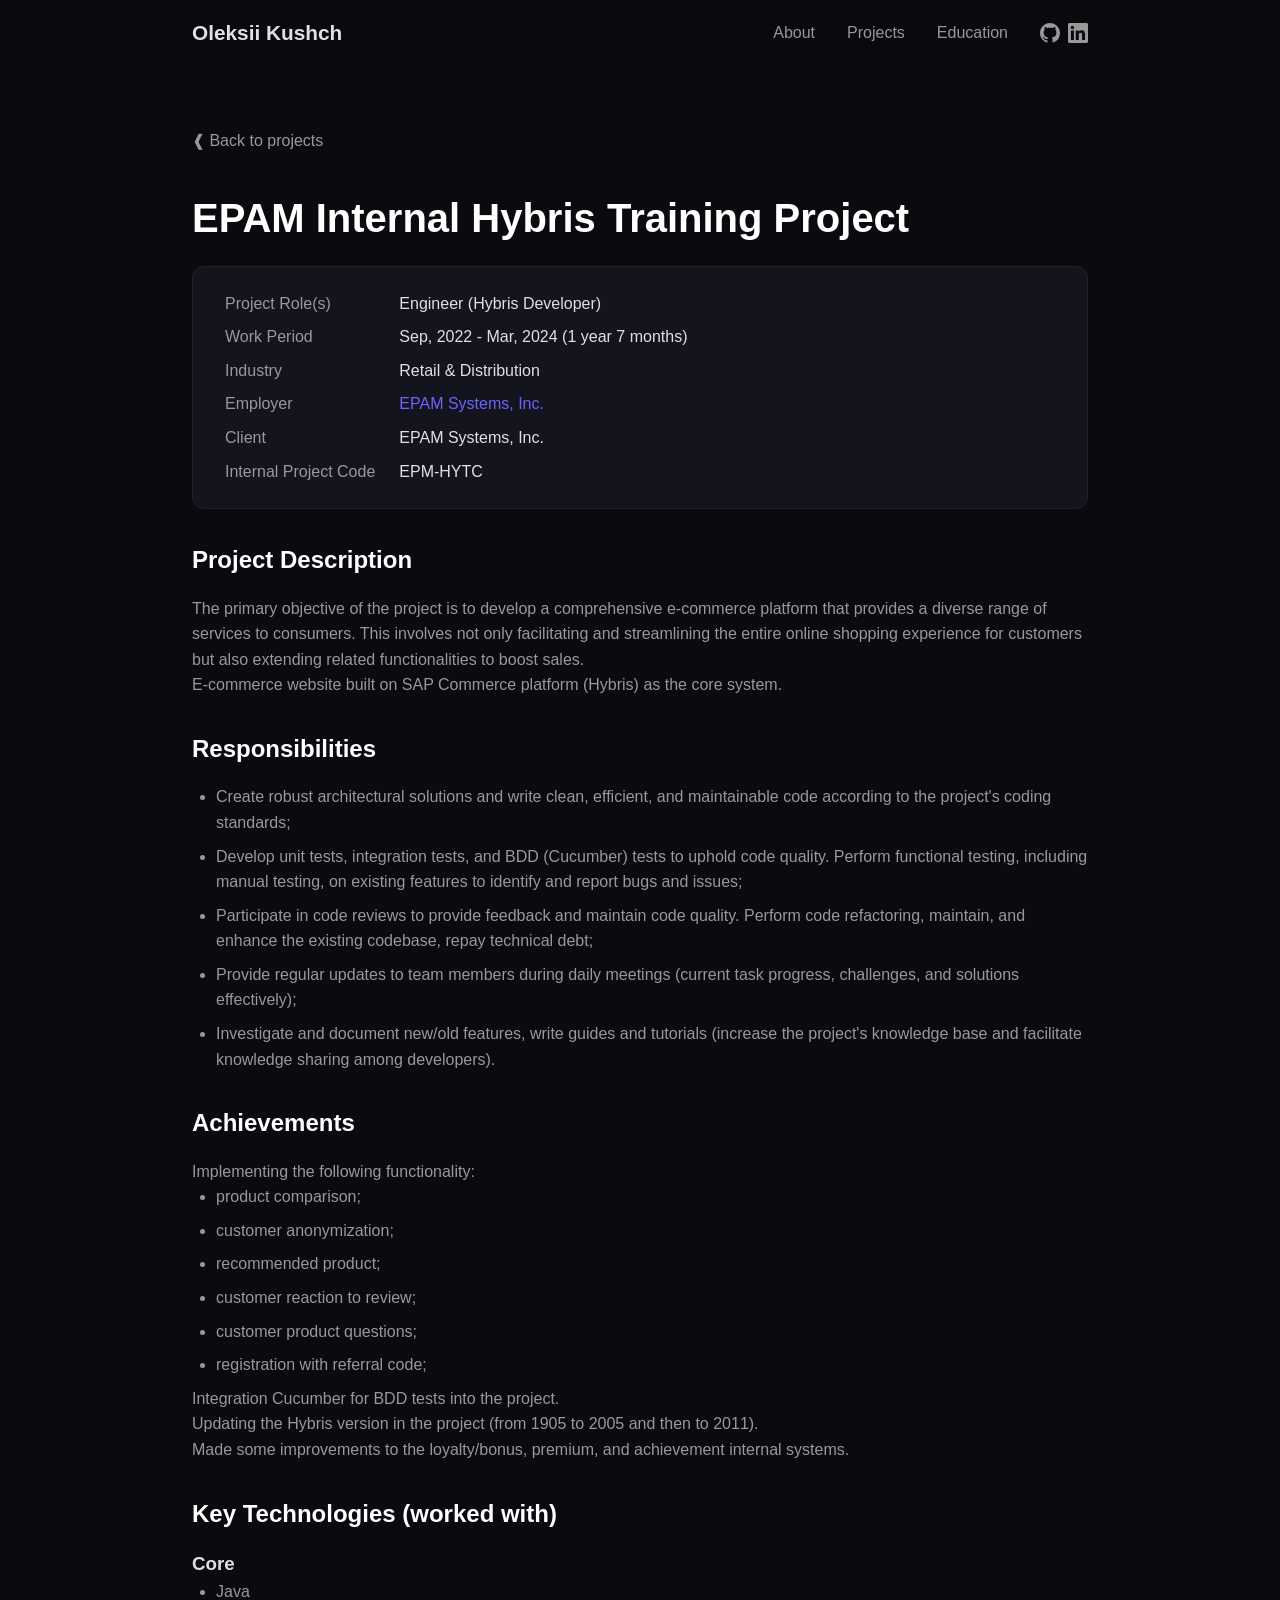
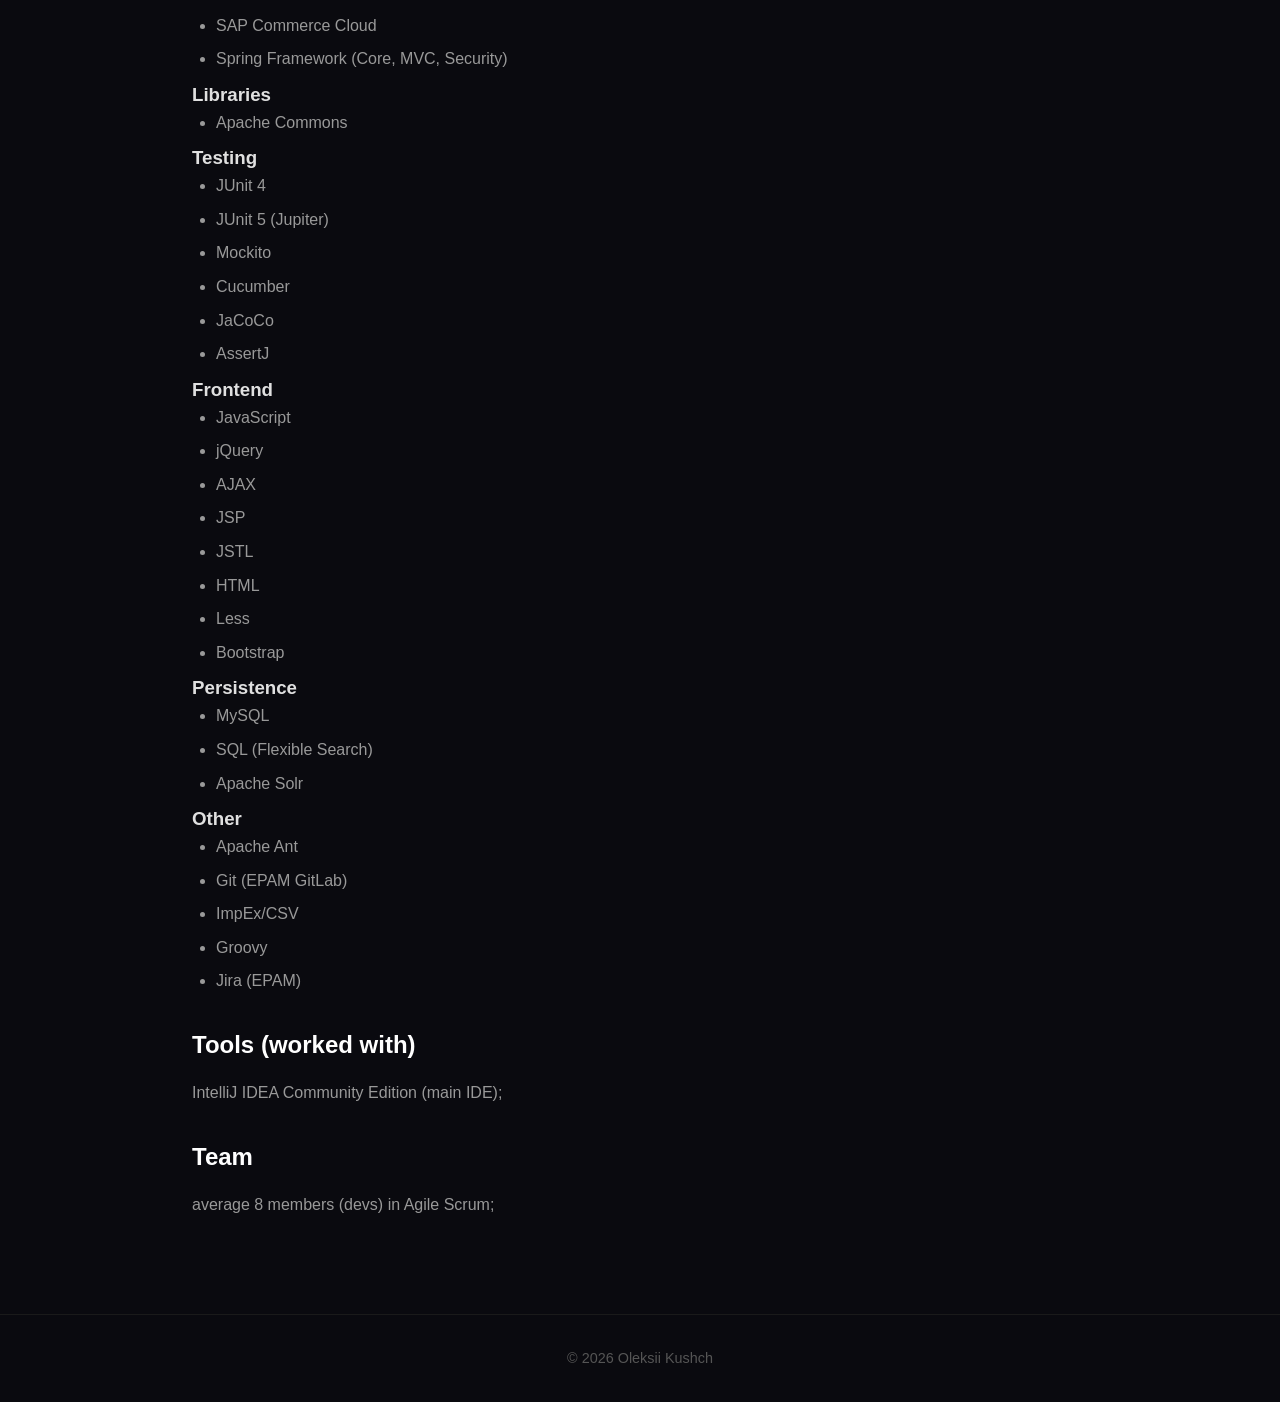
<file: projects/EPM-HYTC.html>
<!doctype html>
<html lang="en">
    <head>
        <meta charset="UTF-8" />
        <meta name="viewport" content="width=device-width, initial-scale=1.0" />
        <title>EPM-HYTC - Oleksii Kushch</title>
        <link rel="stylesheet" href="../css/style.css" />
    </head>
    <body>
        <header>
            <nav>
                <a href="../index.html" class="logo">Oleksii Kushch</a>
                <ul>
                    <li><a href="../index.html#about">About</a></li>
                    <li><a href="../index.html#projects">Projects</a></li>
                    <li><a href="../index.html#education">Education</a></li>
                    <li class="nav-icons">
                        <a
                            href="https://github.com/OleksiiKushch"
                            target="_blank"
                            rel="noopener"
                            aria-label="GitHub"
                        >
                            <svg width="20" height="20" viewBox="0 0 24 24" fill="currentColor">
                                <path
                                    d="M12 0C5.37 0 0 5.37 0 12c0 5.31 3.435 9.795 8.205 11.385.6.105.825-.255.825-.57 0-.285-.015-1.23-.015-2.235-3.015.555-3.795-.735-4.035-1.41-.135-.345-.72-1.41-1.23-1.695-.42-.225-1.02-.78-.015-.795.945-.015 1.62.87 1.845 1.23 1.08 1.815 2.805 1.305 3.495.99.105-.78.42-1.305.765-1.605-2.67-.3-5.46-1.335-5.46-5.925 0-1.305.465-2.385 1.23-3.225-.12-.3-.54-1.53.12-3.18 0 0 1.005-.315 3.3 1.23.96-.27 1.98-.405 3-.405s2.04.135 3 .405c2.295-1.56 3.3-1.23 3.3-1.23.66 1.65.24 2.88.12 3.18.765.84 1.23 1.905 1.23 3.225 0 4.605-2.805 5.625-5.475 5.925.435.375.81 1.095.81 2.22 0 1.605-.015 2.895-.015 3.3 0 .315.225.69.825.57A12.02 12.02 0 0024 12c0-6.63-5.37-12-12-12z"
                                />
                            </svg>
                        </a>
                        <a
                            href="https://www.linkedin.com/in/oleksii-kushch-2a9b541b9/"
                            target="_blank"
                            rel="noopener"
                            aria-label="LinkedIn"
                        >
                            <svg width="20" height="20" viewBox="0 0 24 24" fill="currentColor">
                                <path
                                    d="M20.447 20.452h-3.554v-5.569c0-1.328-.027-3.037-1.852-3.037-1.853 0-2.136 1.445-2.136 2.939v5.667H9.351V9h3.414v1.561h.046c.477-.9 1.637-1.85 3.37-1.85 3.601 0 4.267 2.37 4.267 5.455v6.286zM5.337 7.433a2.062 2.062 0 01-2.063-2.065 2.064 2.064 0 112.063 2.065zm1.782 13.019H3.555V9h3.564v11.452zM22.225 0H1.771C.792 0 0 .774 0 1.729v20.542C0 23.227.792 24 1.771 24h20.451C23.2 24 24 23.227 24 22.271V1.729C24 .774 23.2 0 22.222 0h.003z"
                                />
                            </svg>
                        </a>
                    </li>
                </ul>
            </nav>
        </header>

        <section class="project-detail">
            <a href="../index.html#projects" class="back-link">&#10096; Back to projects</a>
            <h1>EPAM Internal Hybris Training Project</h1>

            <div class="project-content">
                <div class="project-details">
                    <dl>
                        <dt>Project Role(s)</dt>
                        <dd>Engineer (Hybris Developer)</dd>
                        <dt>Work Period</dt>
                        <dd>Sep, 2022 - Mar, 2024 (1 year 7 months)</dd>
                        <dt>Industry</dt>
                        <dd>Retail & Distribution</dd>
                        <dt>Employer</dt>
                        <dd><a href="https://www.epam.com/">EPAM Systems, Inc.</a></dd>
                        <dt>Client</dt>
                        <dd>EPAM Systems, Inc.</dd>
                        <dt>Internal Project Code</dt>
                        <dd>EPM-HYTC</dd>
                    </dl>
                </div>

                <h2>Project Description</h2>
                <p>
                    The primary objective of the project is to develop a comprehensive e-commerce platform
                    that provides a diverse range of services to consumers. This involves not only
                    facilitating and streamlining the entire online shopping experience for customers but also
                    extending related functionalities to boost sales.
                </p>
                <p>E-commerce website built on SAP Commerce platform (Hybris) as the core system.</p>

                <h2>Responsibilities</h2>
                <ul>
                    <li>
                        Create robust architectural solutions and write clean, efficient, and maintainable
                        code according to the project's coding standards;
                    </li>
                    <li>
                        Develop unit tests, integration tests, and BDD (Cucumber) tests to uphold code
                        quality. Perform functional testing, including manual testing, on existing features to
                        identify and report bugs and issues;
                    </li>
                    <li>
                        Participate in code reviews to provide feedback and maintain code quality. Perform
                        code refactoring, maintain, and enhance the existing codebase, repay technical debt;
                    </li>
                    <li>
                        Provide regular updates to team members during daily meetings (current task progress,
                        challenges, and solutions effectively);
                    </li>
                    <li>
                        Investigate and document new/old features, write guides and tutorials (increase the
                        project's knowledge base and facilitate knowledge sharing among developers).
                    </li>
                </ul>

                <h2>Achievements</h2>
                <p>Implementing the following functionality:</p>
                <ul>
                    <li>product comparison;</li>
                    <li>customer anonymization;</li>
                    <li>recommended product;</li>
                    <li>customer reaction to review;</li>
                    <li>customer product questions;</li>
                    <li>registration with referral code;</li>
                </ul>
                <p>Integration Cucumber for BDD tests into the project.</p>
                <p>Updating the Hybris version in the project (from 1905 to 2005 and then to 2011).</p>
                <p>Made some improvements to the loyalty/bonus, premium, and achievement internal systems.</p>

                <h2>Key Technologies (worked with)</h2>

                <h3>Core</h3>
                <ul>
                    <li>Java</li>
                    <li>SAP Commerce Cloud</li>
                    <li>Spring Framework (Core, MVC, Security)</li>
                </ul>

                <h3>Libraries</h3>
                <ul>
                    <li>Apache Commons</li>
                </ul>

                <h3>Testing</h3>
                <ul>
                    <li>JUnit 4</li>
                    <li>JUnit 5 (Jupiter)</li>
                    <li>Mockito</li>
                    <li>Cucumber</li>
                    <li>JaCoCo</li>
                    <li>AssertJ</li>
                </ul>

                <h3>Frontend</h3>
                <ul>
                    <li>JavaScript</li>
                    <li>jQuery</li>
                    <li>AJAX</li>
                    <li>JSP</li>
                    <li>JSTL</li>
                    <li>HTML</li>
                    <li>Less</li>
                    <li>Bootstrap</li>
                </ul>

                <h3>Persistence</h3>
                <ul>
                    <li>MySQL</li>
                    <li>SQL (Flexible Search)</li>
                    <li>Apache Solr</li>
                </ul>

                <h3>Other</h3>
                <ul>
                    <li>Apache Ant</li>
                    <li>Git (EPAM GitLab)</li>
                    <li>ImpEx/CSV</li>
                    <li>Groovy</li>
                    <li>Jira (EPAM)</li>
                </ul>

                <h2>Tools (worked with)</h2>
                <p>IntelliJ IDEA Community Edition (main IDE);</p>

                <h2>Team</h2>
                <p>average 8 members (devs) in Agile Scrum;</p>
            </div>
        </section>

        <footer>
            <p>&copy; 2026 Oleksii Kushch</p>
        </footer>
    </body>
</html>
</file>
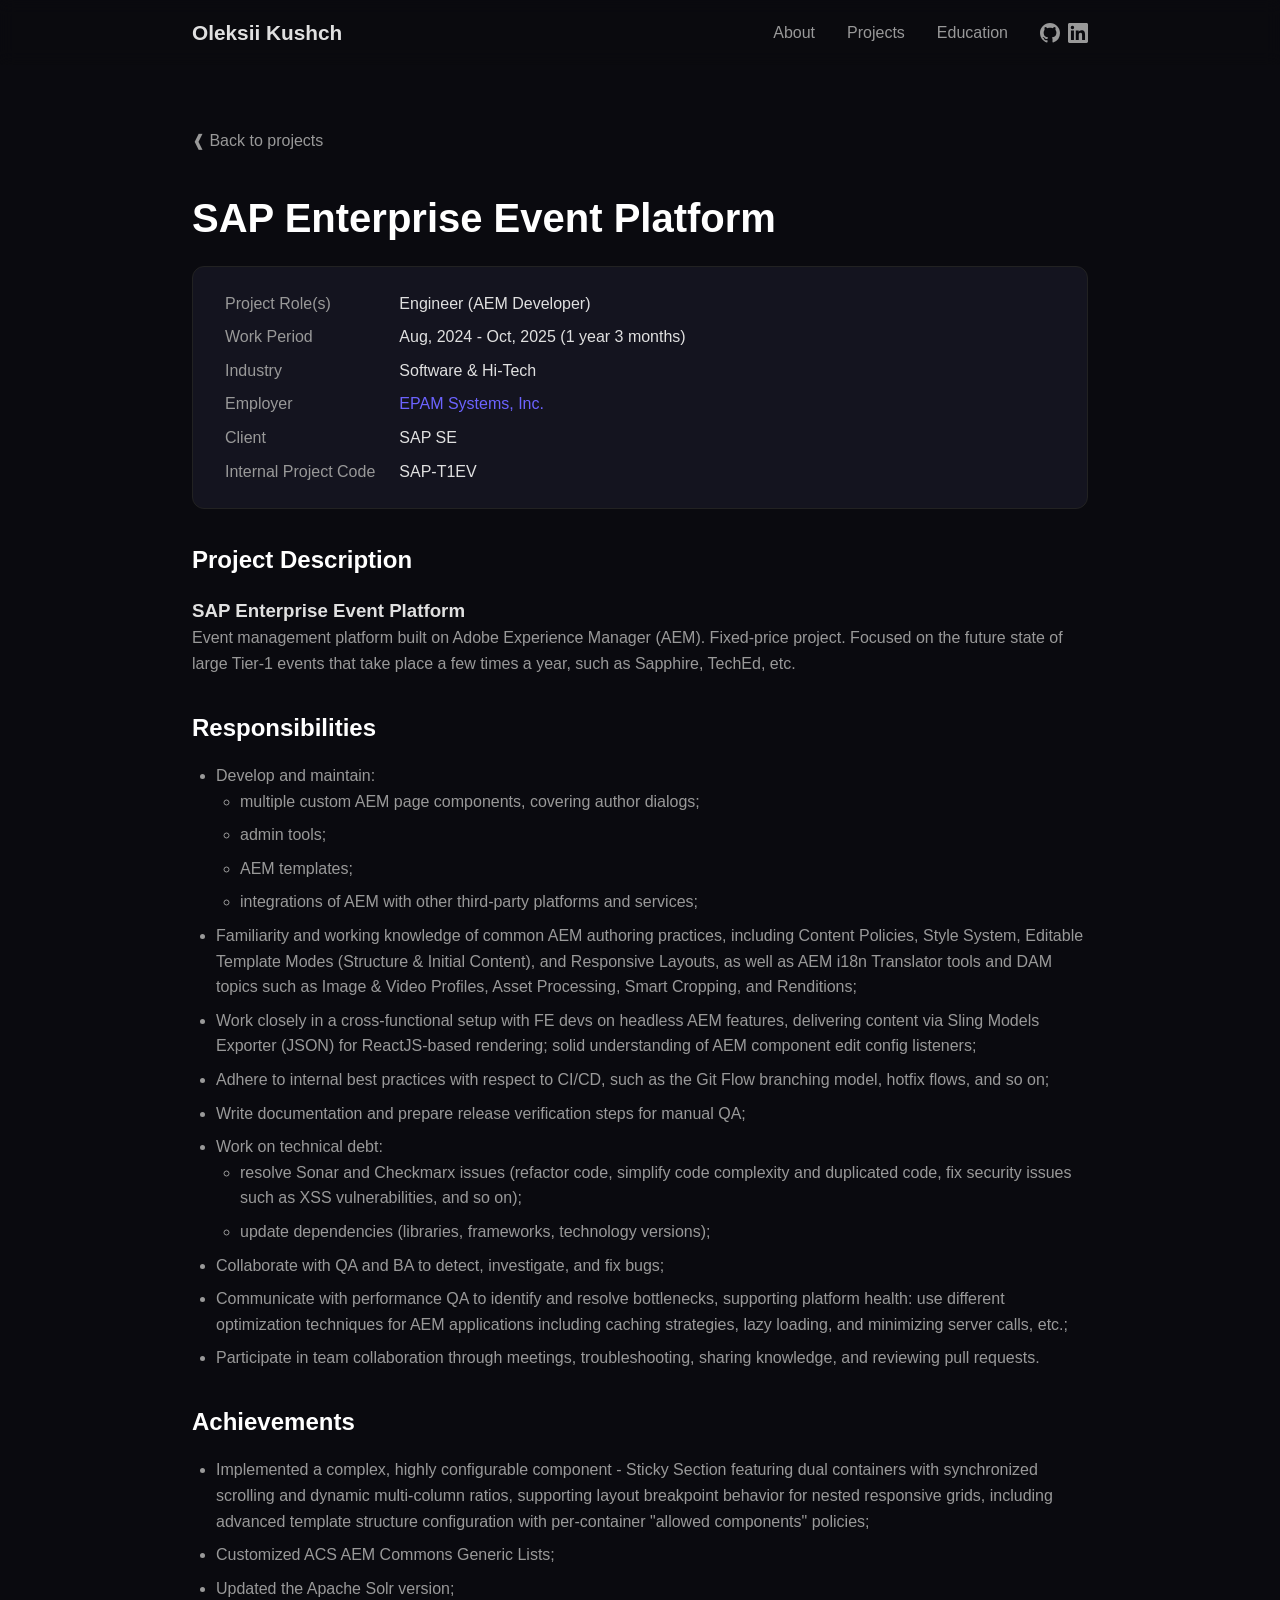
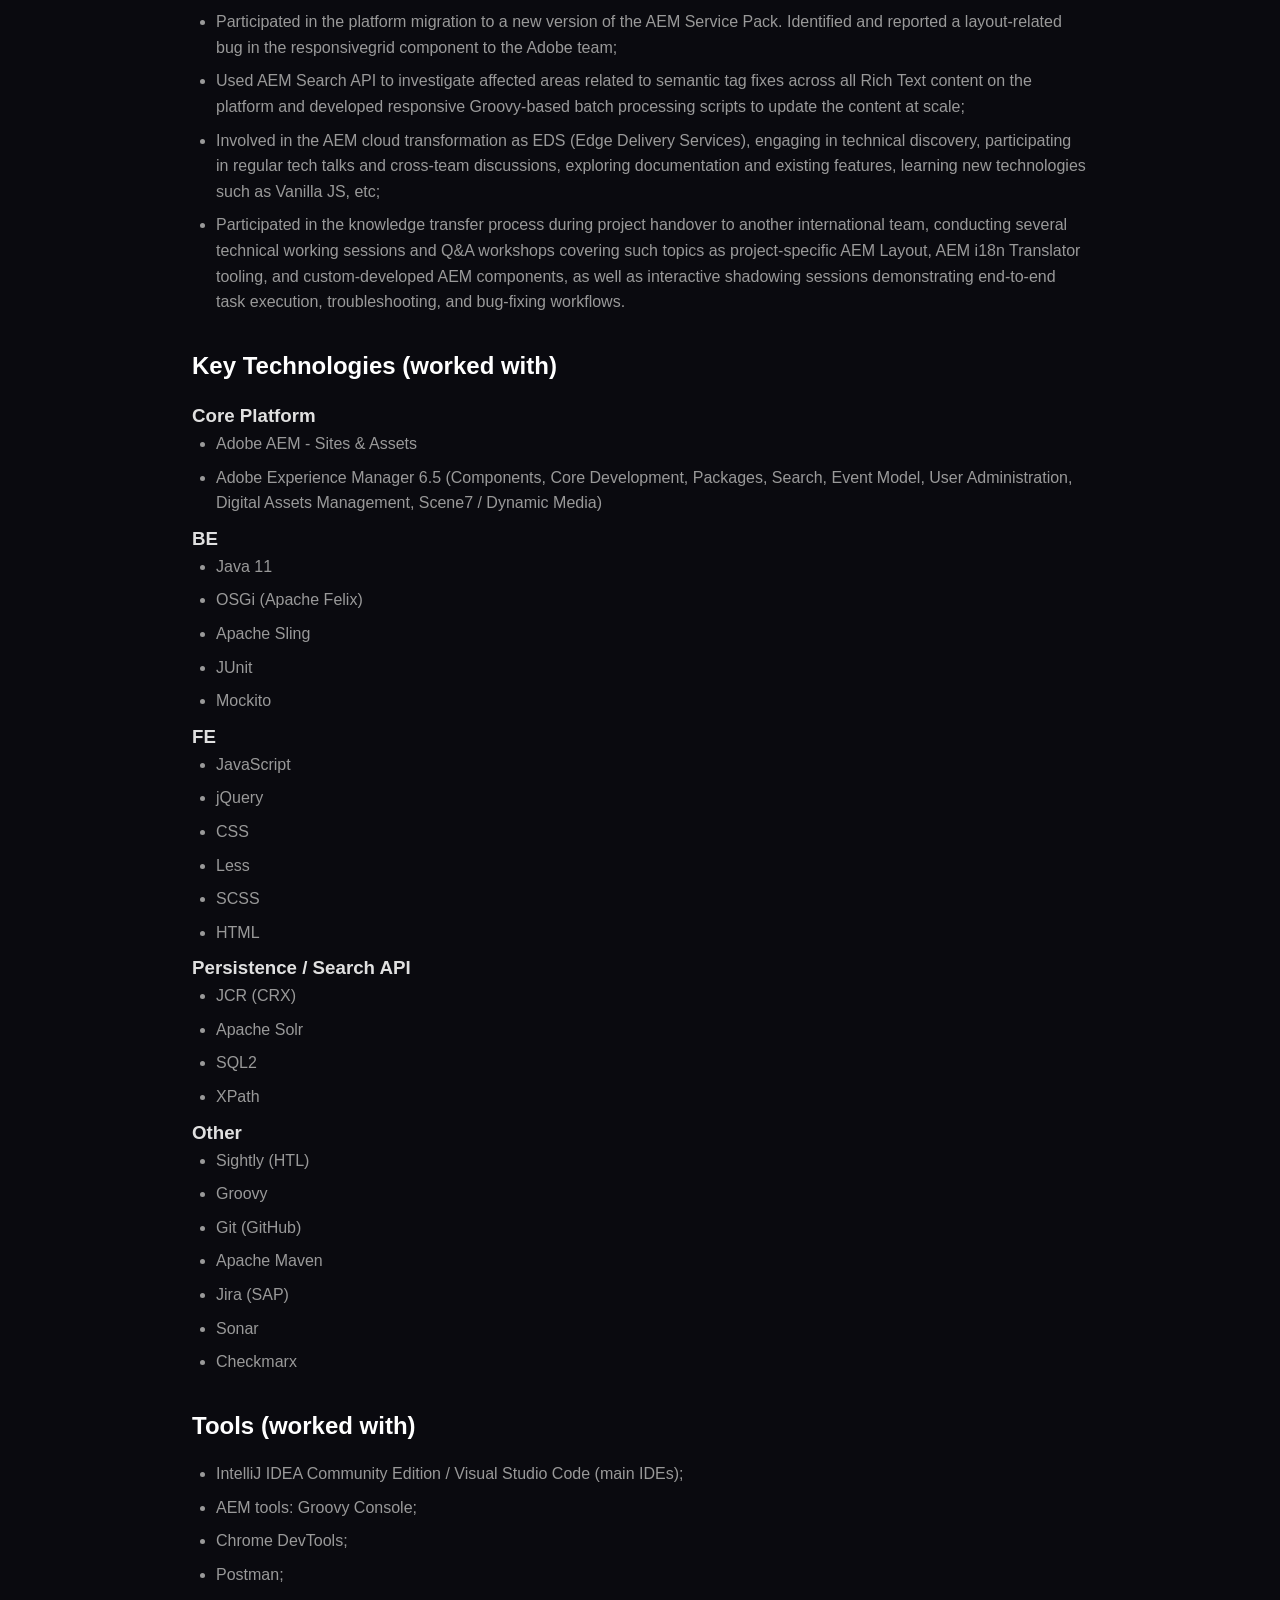
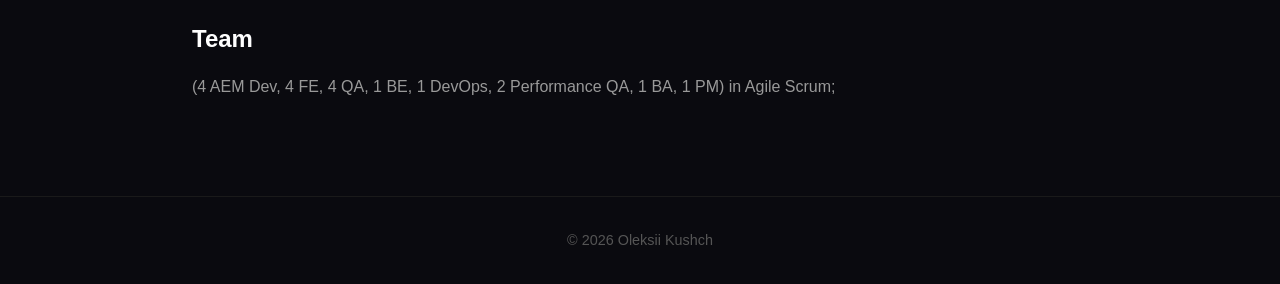
<file: projects/SAP-T1EV.html>
<!doctype html>
<html lang="en">
    <head>
        <meta charset="UTF-8" />
        <meta name="viewport" content="width=device-width, initial-scale=1.0" />
        <title>SAP-T1EV - Oleksii Kushch</title>
        <link rel="stylesheet" href="../css/style.css" />
    </head>
    <body>
        <header>
            <nav>
                <a href="../index.html" class="logo">Oleksii Kushch</a>
                <ul>
                    <li><a href="../index.html#about">About</a></li>
                    <li><a href="../index.html#projects">Projects</a></li>
                    <li><a href="../index.html#education">Education</a></li>
                    <li class="nav-icons">
                        <a
                            href="https://github.com/OleksiiKushch"
                            target="_blank"
                            rel="noopener"
                            aria-label="GitHub"
                        >
                            <svg width="20" height="20" viewBox="0 0 24 24" fill="currentColor">
                                <path
                                    d="M12 0C5.37 0 0 5.37 0 12c0 5.31 3.435 9.795 8.205 11.385.6.105.825-.255.825-.57 0-.285-.015-1.23-.015-2.235-3.015.555-3.795-.735-4.035-1.41-.135-.345-.72-1.41-1.23-1.695-.42-.225-1.02-.78-.015-.795.945-.015 1.62.87 1.845 1.23 1.08 1.815 2.805 1.305 3.495.99.105-.78.42-1.305.765-1.605-2.67-.3-5.46-1.335-5.46-5.925 0-1.305.465-2.385 1.23-3.225-.12-.3-.54-1.53.12-3.18 0 0 1.005-.315 3.3 1.23.96-.27 1.98-.405 3-.405s2.04.135 3 .405c2.295-1.56 3.3-1.23 3.3-1.23.66 1.65.24 2.88.12 3.18.765.84 1.23 1.905 1.23 3.225 0 4.605-2.805 5.625-5.475 5.925.435.375.81 1.095.81 2.22 0 1.605-.015 2.895-.015 3.3 0 .315.225.69.825.57A12.02 12.02 0 0024 12c0-6.63-5.37-12-12-12z"
                                />
                            </svg>
                        </a>
                        <a
                            href="https://www.linkedin.com/in/oleksii-kushch-2a9b541b9/"
                            target="_blank"
                            rel="noopener"
                            aria-label="LinkedIn"
                        >
                            <svg width="20" height="20" viewBox="0 0 24 24" fill="currentColor">
                                <path
                                    d="M20.447 20.452h-3.554v-5.569c0-1.328-.027-3.037-1.852-3.037-1.853 0-2.136 1.445-2.136 2.939v5.667H9.351V9h3.414v1.561h.046c.477-.9 1.637-1.85 3.37-1.85 3.601 0 4.267 2.37 4.267 5.455v6.286zM5.337 7.433a2.062 2.062 0 01-2.063-2.065 2.064 2.064 0 112.063 2.065zm1.782 13.019H3.555V9h3.564v11.452zM22.225 0H1.771C.792 0 0 .774 0 1.729v20.542C0 23.227.792 24 1.771 24h20.451C23.2 24 24 23.227 24 22.271V1.729C24 .774 23.2 0 22.222 0h.003z"
                                />
                            </svg>
                        </a>
                    </li>
                </ul>
            </nav>
        </header>

        <section class="project-detail">
            <a href="../index.html#projects" class="back-link">&#10096; Back to projects</a>
            <h1>SAP Enterprise Event Platform</h1>

            <div class="project-content">
                <div class="project-details">
                    <dl>
                        <dt>Project Role(s)</dt>
                        <dd>Engineer (AEM Developer)</dd>
                        <dt>Work Period</dt>
                        <dd>Aug, 2024 - Oct, 2025 (1 year 3 months)</dd>
                        <dt>Industry</dt>
                        <dd>Software & Hi-Tech</dd>
                        <dt>Employer</dt>
                        <dd><a href="https://www.epam.com/">EPAM Systems, Inc.</a></dd>
                        <dt>Client</dt>
                        <dd>SAP SE</dd>
                        <dt>Internal Project Code</dt>
                        <dd>SAP-T1EV</dd>
                    </dl>
                </div>

                <h2>Project Description</h2>
                <h3>SAP Enterprise Event Platform</h3>
                <p>
                    Event management platform built on Adobe Experience Manager (AEM). Fixed-price project.
                    Focused on the future state of large Tier-1 events that take place a few times a year,
                    such as Sapphire, TechEd, etc.
                </p>

                <h2>Responsibilities</h2>
                <ul>
                    <li>
                        Develop and maintain:
                        <ul>
                            <li>multiple custom AEM page components, covering author dialogs;</li>
                            <li>admin tools;</li>
                            <li>AEM templates;</li>
                            <li>integrations of AEM with other third-party platforms and services;</li>
                        </ul>
                    </li>
                    <li>
                        Familiarity and working knowledge of common AEM authoring practices, including Content
                        Policies, Style System, Editable Template Modes (Structure & Initial Content), and
                        Responsive Layouts, as well as AEM i18n Translator tools and DAM topics such as Image
                        & Video Profiles, Asset Processing, Smart Cropping, and Renditions;
                    </li>
                    <li>
                        Work closely in a cross-functional setup with FE devs on headless AEM features,
                        delivering content via Sling Models Exporter (JSON) for ReactJS-based rendering; solid
                        understanding of AEM component edit config listeners;
                    </li>
                    <li>
                        Adhere to internal best practices with respect to CI/CD, such as the Git Flow
                        branching model, hotfix flows, and so on;
                    </li>
                    <li>Write documentation and prepare release verification steps for manual QA;</li>
                    <li>
                        Work on technical debt:
                        <ul>
                            <li>
                                resolve Sonar and Checkmarx issues (refactor code, simplify code complexity
                                and duplicated code, fix security issues such as XSS vulnerabilities, and so
                                on);
                            </li>
                            <li>update dependencies (libraries, frameworks, technology versions);</li>
                        </ul>
                    </li>
                    <li>Collaborate with QA and BA to detect, investigate, and fix bugs;</li>
                    <li>
                        Communicate with performance QA to identify and resolve bottlenecks, supporting
                        platform health: use different optimization techniques for AEM applications including
                        caching strategies, lazy loading, and minimizing server calls, etc.;
                    </li>
                    <li>
                        Participate in team collaboration through meetings, troubleshooting, sharing
                        knowledge, and reviewing pull requests.
                    </li>
                </ul>

                <h2>Achievements</h2>
                <ul>
                    <li>
                        Implemented a complex, highly configurable component - Sticky Section featuring dual
                        containers with synchronized scrolling and dynamic multi-column ratios, supporting
                        layout breakpoint behavior for nested responsive grids, including advanced template
                        structure configuration with per-container "allowed components" policies;
                    </li>
                    <li>Customized ACS AEM Commons Generic Lists;</li>
                    <li>Updated the Apache Solr version;</li>
                    <li>
                        Participated in the platform migration to a new version of the AEM Service Pack.
                        Identified and reported a layout-related bug in the responsivegrid component to the
                        Adobe team;
                    </li>
                    <li>
                        Used AEM Search API to investigate affected areas related to semantic tag fixes across
                        all Rich Text content on the platform and developed responsive Groovy-based batch
                        processing scripts to update the content at scale;
                    </li>
                    <li>
                        Involved in the AEM cloud transformation as EDS (Edge Delivery Services), engaging in
                        technical discovery, participating in regular tech talks and cross-team discussions,
                        exploring documentation and existing features, learning new technologies such as
                        Vanilla JS, etc;
                    </li>
                    <li>
                        Participated in the knowledge transfer process during project handover to another
                        international team, conducting several technical working sessions and Q&A workshops
                        covering such topics as project-specific AEM Layout, AEM i18n Translator tooling, and
                        custom-developed AEM components, as well as interactive shadowing sessions
                        demonstrating end-to-end task execution, troubleshooting, and bug-fixing workflows.
                    </li>
                </ul>

                <h2>Key Technologies (worked with)</h2>

                <h3>Core Platform</h3>
                <ul>
                    <li>Adobe AEM - Sites & Assets</li>
                    <li>
                        Adobe Experience Manager 6.5 (Components, Core Development, Packages, Search, Event
                        Model, User Administration, Digital Assets Management, Scene7 / Dynamic Media)
                    </li>
                </ul>

                <h3>BE</h3>
                <ul>
                    <li>Java 11</li>
                    <li>OSGi (Apache Felix)</li>
                    <li>Apache Sling</li>
                    <li>JUnit</li>
                    <li>Mockito</li>
                </ul>

                <h3>FE</h3>
                <ul>
                    <li>JavaScript</li>
                    <li>jQuery</li>
                    <li>CSS</li>
                    <li>Less</li>
                    <li>SCSS</li>
                    <li>HTML</li>
                </ul>

                <h3>Persistence / Search API</h3>
                <ul>
                    <li>JCR (CRX)</li>
                    <li>Apache Solr</li>
                    <li>SQL2</li>
                    <li>XPath</li>
                </ul>

                <h3>Other</h3>
                <ul>
                    <li>Sightly (HTL)</li>
                    <li>Groovy</li>
                    <li>Git (GitHub)</li>
                    <li>Apache Maven</li>
                    <li>Jira (SAP)</li>
                    <li>Sonar</li>
                    <li>Checkmarx</li>
                </ul>

                <h2>Tools (worked with)</h2>
                <ul>
                    <li>IntelliJ IDEA Community Edition / Visual Studio Code (main IDEs);</li>
                    <li>AEM tools: Groovy Console;</li>
                    <li>Chrome DevTools;</li>
                    <li>Postman;</li>
                </ul>

                <h2>Team</h2>
                <p>(4 AEM Dev, 4 FE, 4 QA, 1 BE, 1 DevOps, 2 Performance QA, 1 BA, 1 PM) in Agile Scrum;</p>
            </div>
        </section>

        <footer>
            <p>&copy; 2026 Oleksii Kushch</p>
        </footer>
    </body>
</html>
</file>
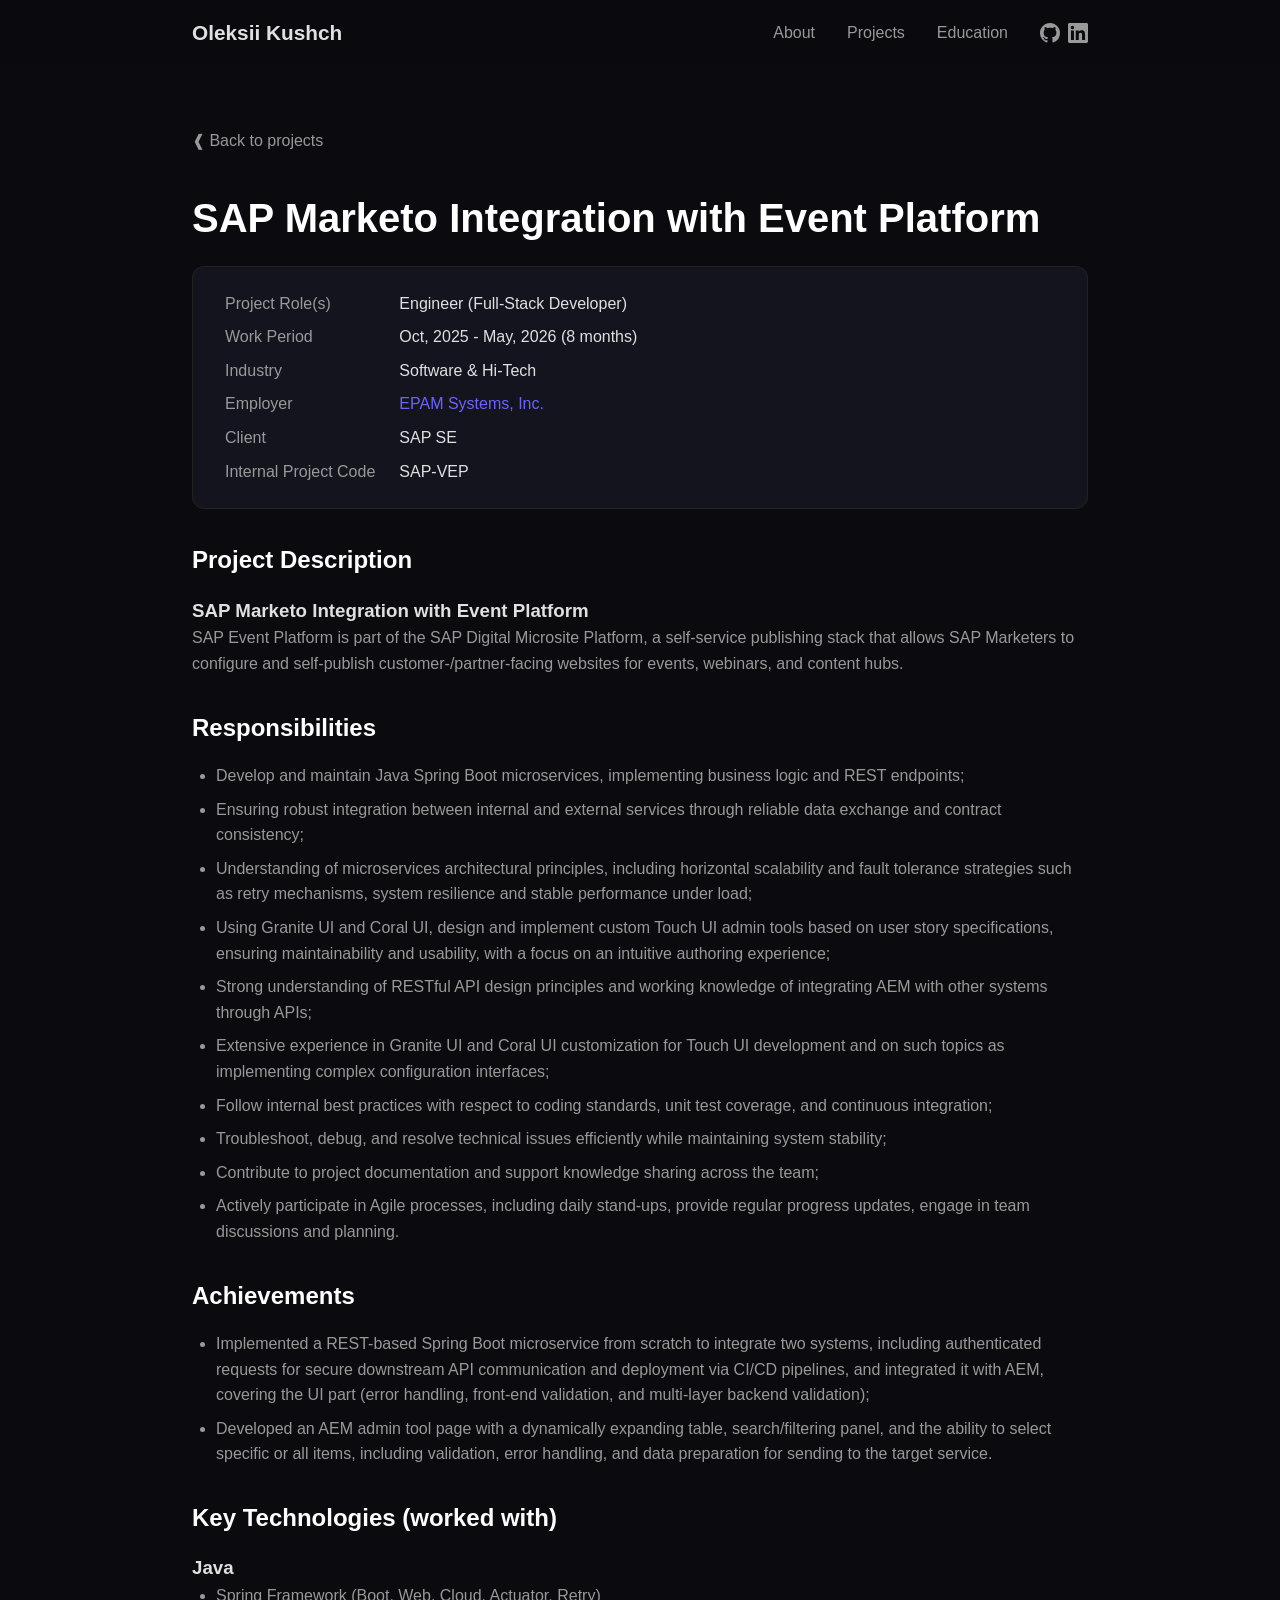
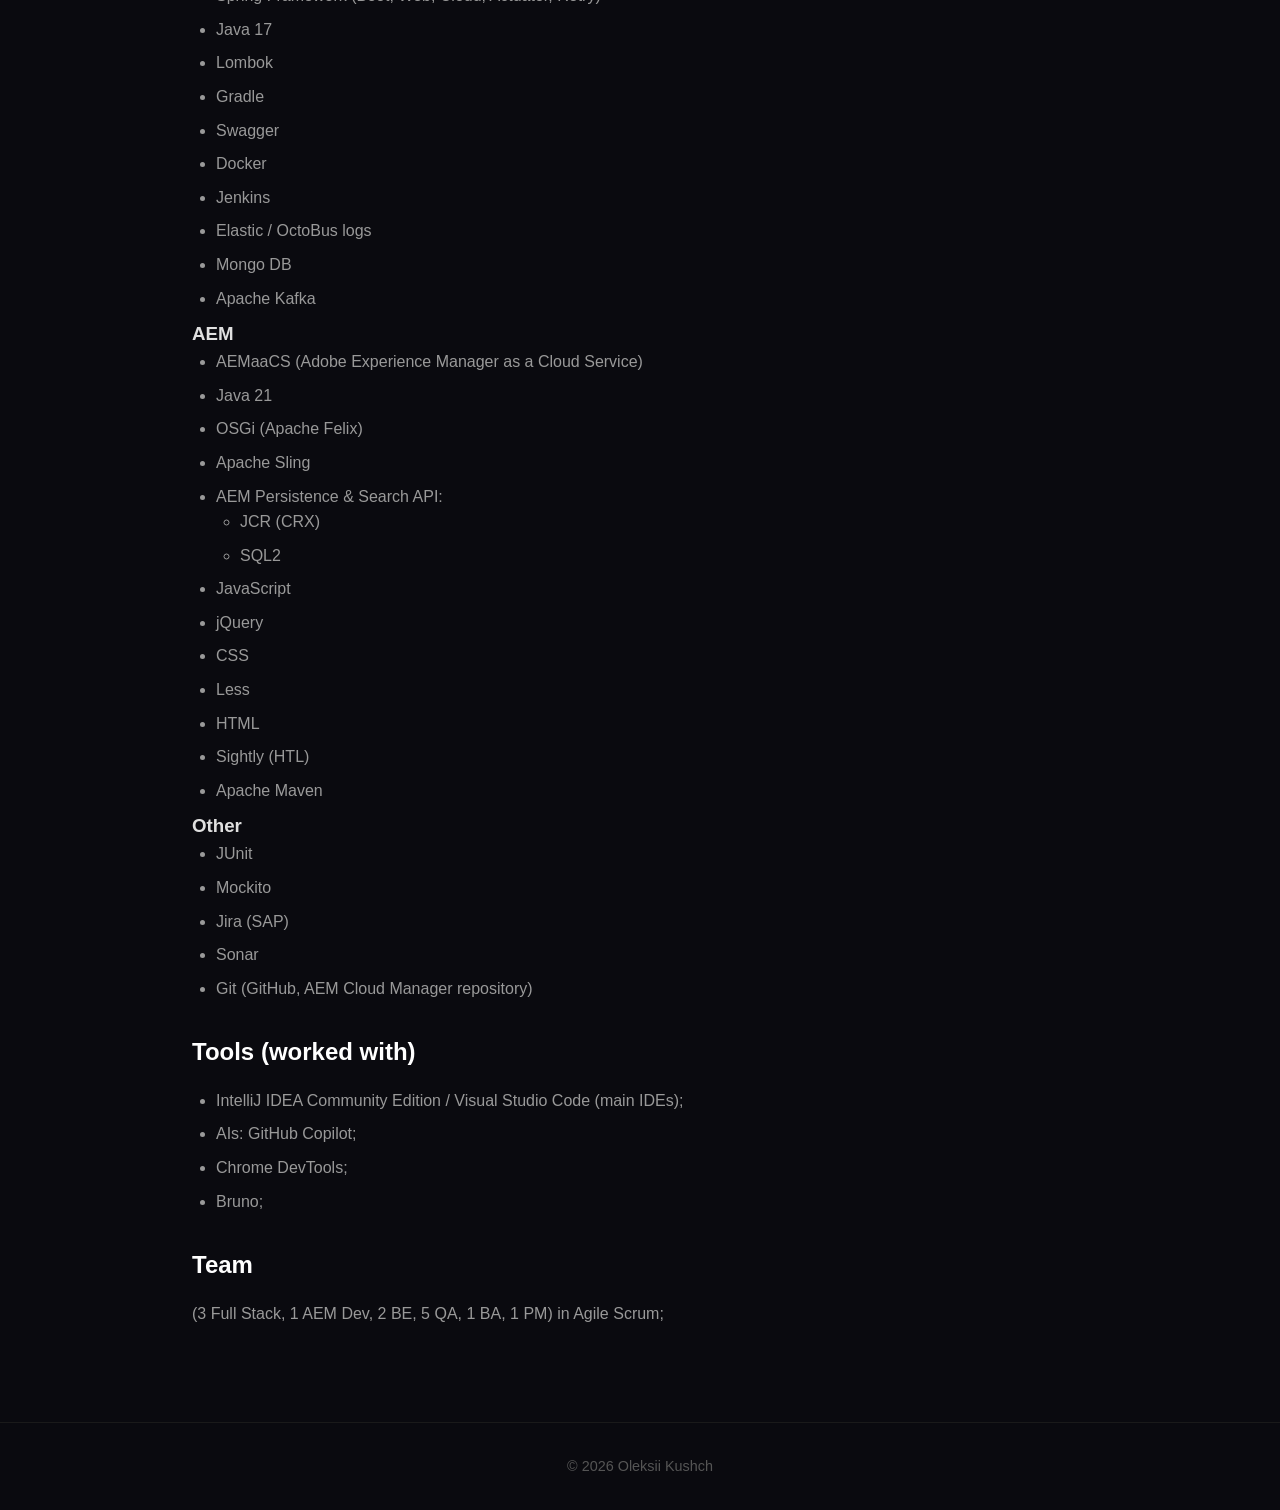
<file: projects/SAP-VEP.html>
<!doctype html>
<html lang="en">
    <head>
        <meta charset="UTF-8" />
        <meta name="viewport" content="width=device-width, initial-scale=1.0" />
        <title>SAP-VEP - Oleksii Kushch</title>
        <link rel="stylesheet" href="../css/style.css" />
    </head>
    <body>
        <header>
            <nav>
                <a href="../index.html" class="logo">Oleksii Kushch</a>
                <ul>
                    <li><a href="../index.html#about">About</a></li>
                    <li><a href="../index.html#projects">Projects</a></li>
                    <li><a href="../index.html#education">Education</a></li>
                    <li class="nav-icons">
                        <a
                            href="https://github.com/OleksiiKushch"
                            target="_blank"
                            rel="noopener"
                            aria-label="GitHub"
                        >
                            <svg width="20" height="20" viewBox="0 0 24 24" fill="currentColor">
                                <path
                                    d="M12 0C5.37 0 0 5.37 0 12c0 5.31 3.435 9.795 8.205 11.385.6.105.825-.255.825-.57 0-.285-.015-1.23-.015-2.235-3.015.555-3.795-.735-4.035-1.41-.135-.345-.72-1.41-1.23-1.695-.42-.225-1.02-.78-.015-.795.945-.015 1.62.87 1.845 1.23 1.08 1.815 2.805 1.305 3.495.99.105-.78.42-1.305.765-1.605-2.67-.3-5.46-1.335-5.46-5.925 0-1.305.465-2.385 1.23-3.225-.12-.3-.54-1.53.12-3.18 0 0 1.005-.315 3.3 1.23.96-.27 1.98-.405 3-.405s2.04.135 3 .405c2.295-1.56 3.3-1.23 3.3-1.23.66 1.65.24 2.88.12 3.18.765.84 1.23 1.905 1.23 3.225 0 4.605-2.805 5.625-5.475 5.925.435.375.81 1.095.81 2.22 0 1.605-.015 2.895-.015 3.3 0 .315.225.69.825.57A12.02 12.02 0 0024 12c0-6.63-5.37-12-12-12z"
                                />
                            </svg>
                        </a>
                        <a
                            href="https://www.linkedin.com/in/oleksii-kushch-2a9b541b9/"
                            target="_blank"
                            rel="noopener"
                            aria-label="LinkedIn"
                        >
                            <svg width="20" height="20" viewBox="0 0 24 24" fill="currentColor">
                                <path
                                    d="M20.447 20.452h-3.554v-5.569c0-1.328-.027-3.037-1.852-3.037-1.853 0-2.136 1.445-2.136 2.939v5.667H9.351V9h3.414v1.561h.046c.477-.9 1.637-1.85 3.37-1.85 3.601 0 4.267 2.37 4.267 5.455v6.286zM5.337 7.433a2.062 2.062 0 01-2.063-2.065 2.064 2.064 0 112.063 2.065zm1.782 13.019H3.555V9h3.564v11.452zM22.225 0H1.771C.792 0 0 .774 0 1.729v20.542C0 23.227.792 24 1.771 24h20.451C23.2 24 24 23.227 24 22.271V1.729C24 .774 23.2 0 22.222 0h.003z"
                                />
                            </svg>
                        </a>
                    </li>
                </ul>
            </nav>
        </header>

        <section class="project-detail">
            <a href="../index.html#projects" class="back-link">&#10096; Back to projects</a>
            <h1>SAP Marketo Integration with Event Platform</h1>

            <div class="project-content">
                <div class="project-details">
                    <dl>
                        <dt>Project Role(s)</dt>
                        <dd>Engineer (Full-Stack Developer)</dd>
                        <dt>Work Period</dt>
                        <dd>Oct, 2025 - May, 2026 (8 months)</dd>
                        <dt>Industry</dt>
                        <dd>Software & Hi-Tech</dd>
                        <dt>Employer</dt>
                        <dd><a href="https://www.epam.com/">EPAM Systems, Inc.</a></dd>
                        <dt>Client</dt>
                        <dd>SAP SE</dd>
                        <dt>Internal Project Code</dt>
                        <dd>SAP-VEP</dd>
                    </dl>
                </div>

                <h2>Project Description</h2>
                <h3>SAP Marketo Integration with Event Platform</h3>
                <p>
                    SAP Event Platform is part of the SAP Digital Microsite Platform, a self-service
                    publishing stack that allows SAP Marketers to configure and self-publish
                    customer-/partner-facing websites for events, webinars, and content hubs.
                </p>

                <h2>Responsibilities</h2>
                <ul>
                    <li>
                        Develop and maintain Java Spring Boot microservices, implementing business logic and
                        REST endpoints;
                    </li>
                    <li>
                        Ensuring robust integration between internal and external services through reliable
                        data exchange and contract consistency;
                    </li>
                    <li>
                        Understanding of microservices architectural principles, including horizontal
                        scalability and fault tolerance strategies such as retry mechanisms, system resilience
                        and stable performance under load;
                    </li>
                    <li>
                        Using Granite UI and Coral UI, design and implement custom Touch UI admin tools based
                        on user story specifications, ensuring maintainability and usability, with a focus on
                        an intuitive authoring experience;
                    </li>
                    <li>
                        Strong understanding of RESTful API design principles and working knowledge of
                        integrating AEM with other systems through APIs;
                    </li>
                    <li>
                        Extensive experience in Granite UI and Coral UI customization for Touch UI development
                        and on such topics as implementing complex configuration interfaces;
                    </li>
                    <li>
                        Follow internal best practices with respect to coding standards, unit test coverage,
                        and continuous integration;
                    </li>
                    <li>
                        Troubleshoot, debug, and resolve technical issues efficiently while maintaining system
                        stability;
                    </li>
                    <li>
                        Contribute to project documentation and support knowledge sharing across the team;
                    </li>
                    <li>
                        Actively participate in Agile processes, including daily stand-ups, provide regular
                        progress updates, engage in team discussions and planning.
                    </li>
                </ul>

                <h2>Achievements</h2>
                <ul>
                    <li>
                        Implemented a REST-based Spring Boot microservice from scratch to integrate two
                        systems, including authenticated requests for secure downstream API communication and
                        deployment via CI/CD pipelines, and integrated it with AEM, covering the UI part
                        (error handling, front-end validation, and multi-layer backend validation);
                    </li>
                    <li>
                        Developed an AEM admin tool page with a dynamically expanding table, search/filtering
                        panel, and the ability to select specific or all items, including validation, error
                        handling, and data preparation for sending to the target service.
                    </li>
                </ul>

                <h2>Key Technologies (worked with)</h2>

                <h3>Java</h3>
                <ul>
                    <li>Spring Framework (Boot, Web, Cloud, Actuator, Retry)</li>
                    <li>Java 17</li>
                    <li>Lombok</li>
                    <li>Gradle</li>
                    <li>Swagger</li>
                    <li>Docker</li>
                    <li>Jenkins</li>
                    <li>Elastic / OctoBus logs</li>
                    <li>Mongo DB</li>
                    <li>Apache Kafka</li>
                </ul>

                <h3>AEM</h3>
                <ul>
                    <li>AEMaaCS (Adobe Experience Manager as a Cloud Service)</li>
                    <li>Java 21</li>
                    <li>OSGi (Apache Felix)</li>
                    <li>Apache Sling</li>
                    <li>
                        AEM Persistence & Search API:
                        <ul>
                            <li>JCR (CRX)</li>
                            <li>SQL2</li>
                        </ul>
                    </li>
                    <li>JavaScript</li>
                    <li>jQuery</li>
                    <li>CSS</li>
                    <li>Less</li>
                    <li>HTML</li>
                    <li>Sightly (HTL)</li>
                    <li>Apache Maven</li>
                </ul>

                <h3>Other</h3>
                <ul>
                    <li>JUnit</li>
                    <li>Mockito</li>
                    <li>Jira (SAP)</li>
                    <li>Sonar</li>
                    <li>Git (GitHub, AEM Cloud Manager repository)</li>
                </ul>

                <h2>Tools (worked with)</h2>
                <ul>
                    <li>IntelliJ IDEA Community Edition / Visual Studio Code (main IDEs);</li>
                    <li>AIs: GitHub Copilot;</li>
                    <li>Chrome DevTools;</li>
                    <li>Bruno;</li>
                </ul>

                <h2>Team</h2>
                <p>(3 Full Stack, 1 AEM Dev, 2 BE, 5 QA, 1 BA, 1 PM) in Agile Scrum;</p>
            </div>
        </section>

        <footer>
            <p>&copy; 2026 Oleksii Kushch</p>
        </footer>
    </body>
</html>
</file>
<file: css/style.css>
* {
    margin: 0;
    padding: 0;
    box-sizing: border-box;
}

body {
    font-family: -apple-system, BlinkMacSystemFont, 'Segoe UI', Roboto, sans-serif;
    line-height: 1.6;
    color: #e0e0e0;
    background: #0a0a0f;
}

a {
    color: #6c63ff;
    text-decoration: none;
}
a:hover {
    text-decoration: underline;
}

header {
    position: fixed;
    top: 0;
    width: 100%;
    background: rgba(10, 10, 15, 0.9);
    backdrop-filter: blur(8px);
    z-index: 100;
}

nav {
    max-width: 960px;
    margin: 0 auto;
    padding: 1rem 2rem;
    display: flex;
    justify-content: space-between;
    align-items: center;
}

.logo {
    font-weight: 700;
    font-size: 1.3rem;
    color: #e0e0e0;
}

nav ul {
    list-style: none;
    display: flex;
    gap: 2rem;
}

nav a {
    color: #999;
}
nav a:hover {
    color: #fff;
    text-decoration: none;
}

section {
    max-width: 960px;
    margin: 0 auto;
    padding: 2rem 2rem;
}

#about {
    padding-top: 8rem;
}

#education {
    padding-bottom: 6rem;
}

.education-grid {
    display: grid;
    grid-template-columns: repeat(auto-fit, minmax(280px, 1fr));
    gap: 1.5rem;
}

.education-card {
    background: #14141f;
    border-radius: 12px;
    overflow: hidden;
    border: 1px solid #222;
    color: #e0e0e0;
    transition:
        transform 0.2s,
        border-color 0.2s;
}

.education-card:hover {
    transform: translateY(-4px);
    border-color: #6c63ff;
    text-decoration: none;
}

.education-card .card-body {
    padding: 1.5rem;
}

.card-header {
    display: flex;
    justify-content: space-between;
    align-items: flex-start;
    gap: 1rem;
    margin-bottom: 0.5rem;
}

.education-card h3 {
    font-size: 1.2rem;
    margin-bottom: 0.25rem;
    color: #fff;
}

.education-card .card-body p {
    color: #999;
    font-size: 1rem;
}

h2 {
    font-size: 2rem;
    margin-bottom: 2rem;
    color: #fff;
}

.project-grid {
    display: grid;
    grid-template-columns: repeat(auto-fill, minmax(280px, 1fr));
    gap: 1.5rem;
}

.project-card {
    background: #14141f;
    border-radius: 12px;
    overflow: hidden;
    border: 1px solid #222;
    color: #e0e0e0;
    transition:
        transform 0.2s,
        border-color 0.2s;
}

.project-card:hover {
    transform: translateY(-4px);
    border-color: #6c63ff;
    text-decoration: none;
}

.card-image {
    height: 160px;
    display: flex;
    align-items: center;
    justify-content: center;
    background: #1a1a2e;
}

.brand-icon {
    width: 120px;
    height: 120px;
    object-fit: contain;
    opacity: 0.85;
}

.card-body {
    padding: 1.5rem;
}

.card-body h3 {
    font-size: 1.2rem;
    margin-bottom: 0.5rem;
    color: #fff;
}

.card-body p {
    color: #999;
    font-size: 0.9rem;
    margin-bottom: 1rem;
}

#about p {
    color: #999;
    font-size: 1.1rem;
}

.nav-icons {
    display: flex;
    align-items: center;
    gap: 0.5rem;
}

.nav-icons a {
    display: flex;
    align-items: center;
    color: #999;
    transition: color 0.2s;
}

.nav-icons a:hover {
    color: #fff;
}

footer {
    text-align: center;
    padding: 2rem;
    color: #555;
    font-size: 0.9rem;
    border-top: 1px solid #1a1a1a;
}

/* Project detail page */
.project-detail {
    padding-top: 8rem;
    padding-bottom: 6rem;
}

.project-detail h1 {
    font-size: 2.5rem;
    margin-bottom: 1rem;
    color: #fff;
}

.back-link {
    display: inline-block;
    margin-bottom: 2rem;
    color: #999;
}

.project-content h2 {
    font-size: 1.5rem;
    margin-top: 2rem;
    margin-bottom: 1rem;
}

.project-content p,
.project-content li {
    color: #999;
}

.project-content ul {
    padding-left: 1.5rem;
}

.project-content li {
    margin-bottom: 0.5rem;
}

.education-details,
.project-details {
    background: #14141f;
    border: 1px solid #222;
    border-radius: 12px;
    padding: 1.5rem 2rem;
    margin-bottom: 2rem;
}

.education-details dl,
.project-details dl {
    display: grid;
    grid-template-columns: auto 1fr;
    gap: 0.5rem 1.5rem;
}

.education-details dt,
.project-details dt {
    color: #999;
    font-weight: 500;
    white-space: nowrap;
}

.education-details dd,
.project-details dd {
    color: #e0e0e0;
    margin: 0;
}

.education-details dd a {
    color: #6c63ff;
    text-decoration: none;
}
.education-details dd a:hover {
    text-decoration: underline;
}

.project-details dd a {
    color: #6c63ff;
    text-decoration: none;
}
.project-details dd a:hover {
    text-decoration: underline;
}

.note {
    background: #1a1a2e;
    border-left: 3px solid #6c63ff;
    padding: 0.75rem 1rem;
    margin-bottom: 1.5rem;
    color: #999;
    font-size: 0.9rem;
    border-radius: 0 8px 8px 0;
}

@media (max-width: 640px) {
    header {
        position: fixed;
    }

    nav {
        padding: 0.75rem 1rem;
    }

    .logo {
        font-size: 1rem;
    }

    nav ul {
        gap: 0.75rem;
        align-items: center;
    }

    nav ul li:not(.nav-icons) a {
        font-size: 0.85rem;
    }

    .nav-icons a svg {
        width: 16px;
        height: 16px;
    }

    .education-details,
    .project-details {
        padding: 1rem;
    }

    .education-details dl,
    .project-details dl {
        grid-template-columns: 1fr;
        gap: 0.25rem 0;
    }

    .education-details dt,
    .project-details dt {
        margin-top: 0.5rem;
    }

    .education-details dt:first-child,
    .project-details dt:first-child {
        margin-top: 0;
    }
}

.word-break {
    display: none;
}

@media (max-width: 380px) {
    .word-break {
        display: inline;
    }
}
</file>
